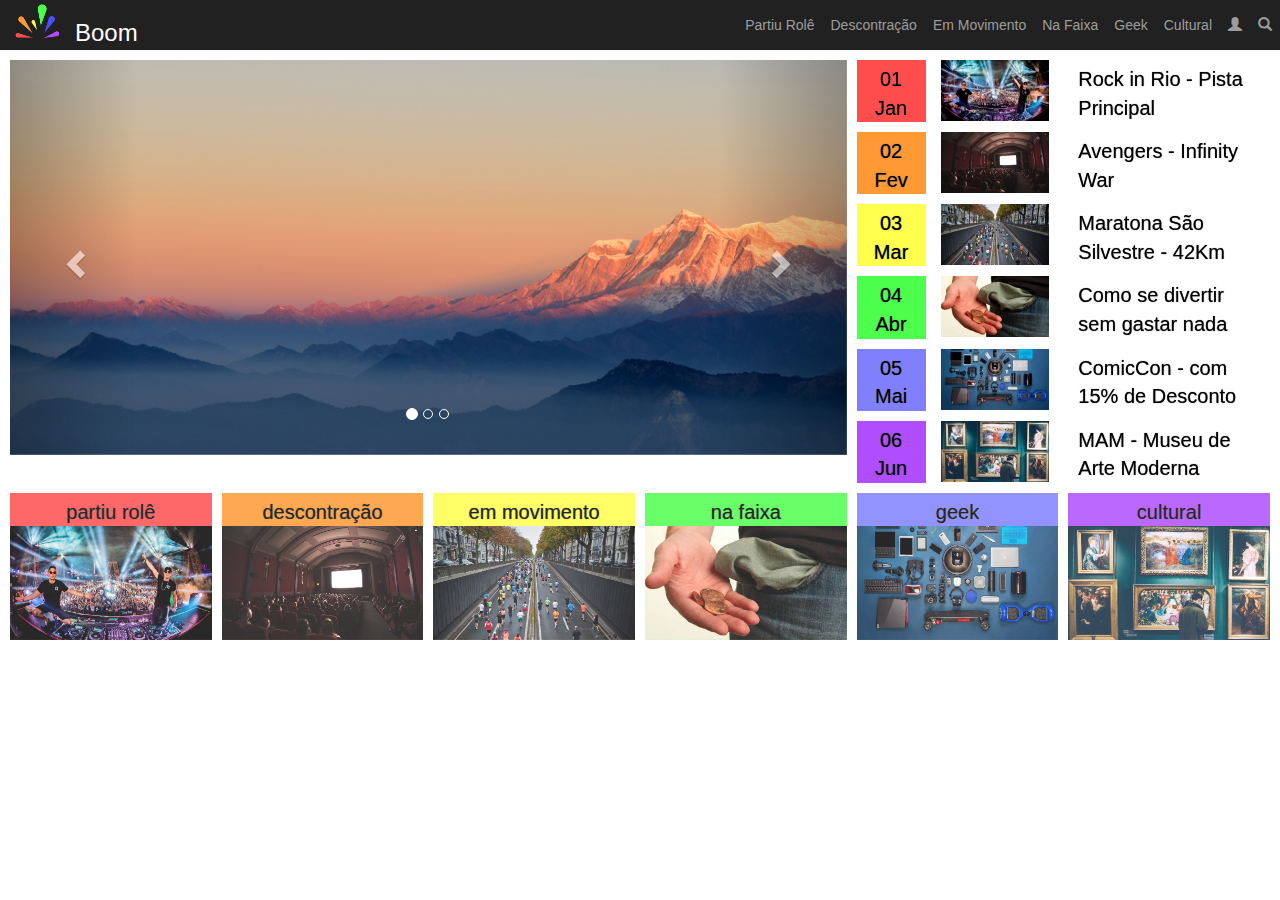
<file: index.html>
<!DOCTYPE html>
<html lang="en">
    <head>
        <title>Boom - Onde a diversão nao estoura o bolso</title>
        <meta charset="utf-8">
        <meta name="viewport" content="width=device-width, initial-scale=1">
        <link rel="stylesheet" href="https://maxcdn.bootstrapcdn.com/bootstrap/3.3.7/css/bootstrap.min.css">
        <link rel="stylesheet" href="https://cdnjs.cloudflare.com/ajax/libs/font-awesome/4.7.0/css/font-awesome.min.css">
        <script src="https://ajax.googleapis.com/ajax/libs/jquery/3.2.1/jquery.min.js"></script>
        <script src="https://maxcdn.bootstrapcdn.com/bootstrap/3.3.7/js/bootstrap.min.js"></script>
        <link rel="stylesheet" type="text/css" href="custom.css">
        <script src="busca.js"></script>
        <script src="login.js"></script>
        <script src="esqueci.js"></script>

		<!-- Meta -->
		<meta name="viewport" content="width=device-width, initial-scale=1" />
		<meta name="author" content="Boom" />
		<meta name="description" content="Boom - Onde você encontra a diversão que você procura, no preço justo e o mais próximo possível" />
		<meta name="keywords" content="boom, diversão, entretenimento, na faixa" />
		<meta property="og:url" content="//localhost/Boom/" />
		<meta property="og:title" content="Boom | Onde a diversão não estoura o bolso" />
		<meta property="og:description" content="Boom - Onde você encontra a diversão que você procura, no preço justo e o mais próximo possível" />
		<meta property="og:image" content="/favicon-360x360.png" />
		<link rel="shortcut icon" href="/favicon.ico" />
		<link rel="shortcut icon" href="/favicon.png" />
		<link rel="apple-touch-icon" sizes="57x57" href="/apple-icon-57x57.png" />
		<link rel="apple-touch-icon" sizes="60x60" href="/apple-icon-60x60.png" />
		<link rel="apple-touch-icon" sizes="72x72" href="/apple-icon-72x72.png" />
		<link rel="apple-touch-icon" sizes="76x76" href="/apple-icon-76x76.png" />
		<link rel="apple-touch-icon" sizes="114x114" href="/apple-icon-114x114.png" />
		<link rel="apple-touch-icon" sizes="120x120" href="/apple-icon-120x120.png" />
		<link rel="apple-touch-icon" sizes="144x144" href="/apple-icon-144x144.png" />
		<link rel="apple-touch-icon" sizes="152x152" href="/apple-icon-152x152.png" />
		<link rel="apple-touch-icon" sizes="180x180" href="/apple-icon-180x180.png" />
		<link rel="icon" type="image/png" sizes="16x16" href="/favicon-16x16.png" />
		<link rel="icon" type="image/png" sizes="32x32" href="/favicon-32x32.png" />
		<link rel="icon" type="image/png" sizes="36x36" href="/android-icon-36x36.png" />
		<link rel="icon" type="image/png" sizes="48x48" href="/android-icon-48x48.png" />
		<link rel="icon" type="image/png" sizes="72x72" href="/android-icon-72x72.png" />
		<link rel="icon" type="image/png" sizes="96x96" href="/favicon-96x96.png" />
		<link rel="icon" type="image/png" sizes="144x144" href="/android-icon-144x144.png" />
		<link rel="icon" type="image/png" sizes="192x192" href="/android-icon-192x192.png" />
		<link rel="manifest" href="/manifest.json" />
		<meta name="msapplication-TileColor" content="#ffffff" />
		<meta name="msapplication-TileImage" content="/ms-icon-144x144.png" />
		<meta name="theme-color" content="#000000" />

    </head>
    <body>

        <!-- Inicio da Barra de Navegação -->
        <nav class="navbar navbar-inverse navbar-fixed-top">
            <div class="container-fluid">

                <!-- Botão para utilizar em resposividade -->
                <div class="navbar-header">

                    <button type="button" class="navbar-toggle" data-toggle="collapse" data-target="#BarraDeNavegacao">
                        <span class="icon-bar"></span>
                        <span class="icon-bar"></span>
                        <span class="icon-bar"></span>
                    </button>

                    <!-- Logo do Site -->
                    <a class="navbar-brand" href="index.html"><img src="img/logo.png" class="logo"></a>
                    <div class="nomeLogo">Boom</div>

                    <div class="mobile navbar-toggle float-right" style="margin-right: 3.5%;">
                        <div class="desktop-hide linkBranco">
                            <a href="#search"><span class="glyphicon glyphicon-search"></span></a>                  
                        </div>
                    </div>

                    <div class="mobile navbar-toggle float-right">
                        <div class="desktop-hide linkBranco">
                            <a href="#login"><span class="glyphicon glyphicon-user"></span></a>                     
                        </div>
                    </div>

                </div>

                <div class="collapse navbar-collapse" id="BarraDeNavegacao">
                    <!-- Categorias da Barra de Navegação -->
                    <ul class="nav navbar-nav navbar-right">
                        <li><a href="cultural.html">Partiu Rolê</a></li>
                        <li><a href="cultural.html">Descontração</a></li>
                        <li><a href="cultural.html">Em Movimento</a></li>
                        <li><a href="cultural.html">Na Faixa</a></li>
                        <li><a href="cultural.html">Geek</a></li>
                        <li><a href="cultural.html">Cultural</a></li>
                        <li class="mobile-hide"><a href="#login"><span class="glyphicon glyphicon-user"></span></a></li>                    
                        <li class="mobile-hide"><a href="#search"><span class="glyphicon glyphicon-search"></span></a></li>
                    </ul>
                    <!-- Fim das Categorias da Barra de Navegação -->

                </div>
                <!-- Fim da Div Container -->
        </nav>


        <div id="search">
            <div class="close">×</div>
            <form>
                <input type="search" value="" placeholder="digite aqui ..." />
                <div class="linkBranco">
                    <a type="submit">procurar</a>
                </div>
            </form>
        </div>

        <div id="login">
            <div class="close">×</div>
            <form>
                <div class="login">login</div>
                <label for="email">usuário:</label>
                <input type="email" value="" id="email" placeholder="exemplo@exemplo.com.br" required /><br/>

                <label for="senha">senha:</label><br/>
                <input type="password" id="senha" required placeholder="********" /><br/>
                <div class="linkBranco">
                    <a type="submit">entrar</a><br/><br/>
                    <a href="cadastrousuario.html">não é cadastrado? cadastre-se aqui!</a><br/><br/>
                    <a href="#esqueci">esqueceu sua senha? clique aqui</a>
                </div>
            </form>
        </div>


        <div id="esqueci">
            <div class="close">×</div>
            <form>
                <div class="esqueci">esqueci minha senha</div>
                <label for="email">email:</label>
                <input type="email" value="" id="email" placeholder="exemplo@exemplo.com.br" required /><br/>

                <div class="linkBranco">
                    <a type="submit">reenviar senha</a><br/><br/>
                </div>
            </form>
        </div>        
        <!-- Fim da Barra de Navegação -->

        <!-- Inicio da Div dos Destaques-->
        <div class="container-fluid textoPaginaInicial" >

            <div class="row gutter-10">
                <!-- Inicio do Slider -->
                <div class="col-sm-12 col-md-12 col-lg-8 margem10pxTopo">

                    <div id="sliderDestaques" class="carousel slide" data-ride="carousel">
                        <ol class="carousel-indicators">
                            <li data-target="#sliderDestaques" data-slide-to="0" class="active"></li>
                            <li data-target="#sliderDestaques" data-slide-to="1"></li>
                            <li data-target="#sliderDestaques" data-slide-to="2"></li>
                        </ol>

                        <div class="carousel-inner" role="listbox">
                            <!-- Slide Ativo -->
                            <div class="item active">
                                <img src="img/mountains.png">
                            </div>
                            <!-- Fim do Slide Ativo -->

                            <!-- Slide 2 -->
                            <div class="item">
                                <img src="img/snow.png">
                            </div>
                            <!-- Fim Slide 2 -->

                            <!-- Slide 3 -->
                            <div class="item">
                                <img src="img/red.png">
                            </div>
                            <!-- Fim Slide 3 -->
                        </div>

                        <!-- Inicio dos Controles do Slider -->
                        <a class="left carousel-control" href="#sliderDestaques" role="button" data-slide="prev">
                            <span class="glyphicon glyphicon-chevron-left" aria-hidden="true"></span>
                            <span class="sr-only">Anterior</span>
                        </a>
                        <a class="right carousel-control" href="#sliderDestaques" role="button" data-slide="next">
                            <span class="glyphicon glyphicon-chevron-right" aria-hidden="true"></span>
                            <span class="sr-only">Próximo</span>
                        </a>            
                        <!-- Fim dos Controles do Slider -->

                    </div> 
                    <!-- Fim do Slider -->
                </div>

                <div class="col-sm-12 col-md-12 col-lg-4">
                            
                                <div class="panel-body" style="padding: 0 15px;">
                                    <div class="row margem10pxTopo " >
                                        <div class="col-xs-2 col-sm-1 col-lg-2 corPartiuRole formatacaoTexto textCenter linkPreto">
                                            <a href="post_cultural.html"> 01 Jan
                                        </div>
                                        <div class="col-xs-4 col-sm-2 col-lg-4">
                                            <img src="img/calendario/calendario_01.jpg" />
                                        </div>
                                        <div class="col-xs-6 col-sm-3 col-lg-6 formatacaoTexto textLeft linkPreto">
                                            Rock in Rio - Pista Principal</a>                                            
                                        </div>
                                    </div>
                                </div>

                                <div class="panel-body" style="padding: 0 15px;">
                                    <div class="row margem10pxTopo" >
                                        <div class="col-xs-2 col-sm-1 col-lg-2 corDescontracao formatacaoTexto textCenter linkPreto">
                                            <a href="post_cultural.html">02 Fev
                                        </div>
                                        <div class="col-xs-4 col-sm-2 col-lg-4">
                                            <img src="img/calendario/calendario_02.jpg" />
                                        </div>
                                        <div class="col-xs-6 col-sm-3 col-lg-6 formatacaoTexto textLeft linkPreto">
                                            Avengers - Infinity War</a>                                          
                                        </div>
                                    </div>
                                </div>

                                 <div class="panel-body" style="padding: 0 15px;">
                                    <div class="row margem10pxTopo" >
                                        <div class="col-xs-2 col-sm-1 col-lg-2 corEmMovimento formatacaoTexto textCenter linkPreto">
                                            <a href="post_cultural.html">03 Mar
                                        </div>
                                        <div class="col-xs-4 col-sm-2 col-lg-4">
                                            <img src="img/calendario/calendario_03.jpg" />
                                        </div>
                                        <div class="col-xs-6 col-sm-3 col-lg-6 formatacaoTexto textLeft linkPreto">
                                            Maratona São Silvestre - 42Km</a>                                      
                                        </div>
                                    </div>
                                </div>

                                 <div class="panel-body" style="padding: 0 15px;">
                                    <div class="row margem10pxTopo" >
                                        <div class="col-xs-2 col-sm-1 col-lg-2 corNaFaixa formatacaoTexto textCenter linkPreto">
                                            <a href="post_cultural.html">04 Abr
                                        </div>
                                        <div class="col-xs-4 col-sm-2 col-lg-4">
                                            <img src="img/calendario/calendario_04.jpg" />
                                        </div>
                                        <div class="col-xs-6 col-sm-3 col-lg-6 formatacaoTexto textLeft linkPreto">
                                            Como se divertir sem gastar nada</a>                                            
                                        </div>
                                    </div>
                                </div>

                                 <div class="panel-body" style="padding: 0 15px;">
                                    <div class="row margem10pxTopo" >
                                        <div class="col-xs-2 col-sm-1 col-lg-2 corGeek formatacaoTexto textCenter linkPreto">
                                            <a href="post_cultural.html">05 Mai
                                        </div>
                                        <div class="col-xs-4 col-sm-2 col-lg-4">
                                            <img src="img/calendario/calendario_05.jpg" />
                                        </div>
                                        <div class="col-xs-6 col-sm-3 col-lg-6 formatacaoTexto textLeft linkPreto">
                                            ComicCon - com 15% de Desconto</a>                                            
                                        </div>
                                    </div>
                                </div>

                                 <div class="panel-body" style="padding: 0 15px;">
                                    <div class="row margem10pxTopo" >
                                        <div class="col-xs-2 col-sm-1 col-lg-2 corCultural formatacaoTexto textCenter linkPreto">
                                            <a href="post_cultural.html">06 Jun
                                        </div>
                                        <div class="col-xs-4 col-sm-2 col-lg-4">
                                            <img src="img/calendario/calendario_06.jpg" />
                                        </div>
                                        <div class="col-xs-6 col-sm-3 col-lg-6 formatacaoTexto textLeft linkPreto">
                                            MAM - Museu de Arte Moderna</a>                                           
                                        </div>
                                    </div>
                                </div>
                             
                </div>

            </div>
        </div>
        <!-- Fim da Div dos Destaques -->


        <!-- Inicio do Grid das Categorias -->
        <div class="container-fluid">
            <div class="row gutter-10">

                <!-- Inicio PartiuRole -->
                <div class="col-xs-12 col-sm-4 col-md-2 col-lg-2 margem10pxTopo">
                    <div class="formatacaoTexto efeitoOpacidade partiuRole linkPreto">

                        <a href="cultural.html">partiu rolê

                            <div class="carousel slide mobile-hide" data-ride="carousel">
                                <!-- Inicio Slider -->
                                <div class="carousel-inner" role="listbox">
                                    <!-- Slide Ativo -->
                                    <div class="item active">
                                        <img src="img/01_partiu_role/partiu_role_01.jpg">
                                    </div>
                                    <!-- Fim do Slide Ativo -->

                                    <!-- Slide 2 -->
                                    <div class="item">
                                        <img src="img/01_partiu_role/partiu_role_02.jpg">
                                    </div>
                                    <!-- Fim Slide 2 -->

                                    <!-- Slide 3 -->
                                    <div class="item">
                                        <img src="img/01_partiu_role/partiu_role_03.jpg">
                                    </div>
                                    <!-- Fim Slide 3 -->
                                </div>

                            </div></a>
                        <!-- Fim do Slider -->

                    </div>
                </div>
                <!-- Fim PartiuRole -->


                <!-- Inicio Descontracao -->
                <div class="col-xs-12 col-sm-4 col-md-2 col-lg-2 margem10pxTopo">
                    <div class="formatacaoTexto efeitoOpacidade descontracao linkPreto">

                        <a href="cultural.html">descontração

                            <div id="sliderDescontracao" class="carousel slide mobile-hide" data-ride="carousel">
                                <!-- Inicio Slider -->
                                <div class="carousel-inner" role="listbox">
                                    <!-- Slide Ativo -->
                                    <div class="item active">
                                        <img src="img/02_descontracao/descontracao_01.jpg">
                                    </div>
                                    <!-- Fim do Slide Ativo -->

                                    <!-- Slide 2 -->
                                    <div class="item">
                                        <img src="img/02_descontracao/descontracao_02.jpg">
                                    </div>
                                    <!-- Fim Slide 2 -->

                                    <!-- Slide 3 -->
                                    <div class="item">
                                        <img src="img/02_descontracao/descontracao_03.jpg">
                                    </div>
                                    <!-- Fim Slide 3 -->
                                </div>

                            </div></a> 
                        <!-- Fim do Slider -->

                    </div>
                </div>
                <!-- Fim Descontracao -->


                <!-- Inicio Em Movimento -->
                <div class="col-xs-12 col-sm-4 col-md-2 col-lg-2 margem10pxTopo">
                    <div class="formatacaoTexto efeitoOpacidade emMovimento linkPreto">

                        <a href="cultural.html">em movimento

                            <div id="sliderEmMovimento" class="carousel slide mobile-hide" data-ride="carousel">
                                <!-- Inicio Slider -->
                                <div class="carousel-inner" role="listbox">
                                    <!-- Slide Ativo -->
                                    <div class="item active">
                                        <img src="img/03_em_movimento/em_movimento_01.jpg">
                                    </div>
                                    <!-- Fim do Slide Ativo -->

                                    <!-- Slide 2 -->
                                    <div class="item">
                                        <img src="img/03_em_movimento/em_movimento_02.jpg">
                                    </div>
                                    <!-- Fim Slide 2 -->

                                    <!-- Slide 3 -->
                                    <div class="item">
                                        <img src="img/03_em_movimento/em_movimento_03.jpg">
                                    </div>
                                    <!-- Fim Slide 3 -->
                                </div>

                            </div></a>
                        <!-- Fim do Slider -->

                    </div>
                </div>
                <!-- Fim Em Movimento -->


                <!-- Inicio Na Faixa -->
                <div class="col-xs-12 col-sm-4 col-md-2 col-lg-2 margem10pxTopo">
                    <div class="formatacaoTexto efeitoOpacidade naFaixa linkPreto">

                        <a href="cultural.html">na faixa                            

                            <div id="sliderNaFaixa" class="carousel slide mobile-hide" data-ride="carousel">
                                <!-- Inicio Slider -->
                                <div class="carousel-inner" role="listbox">
                                    <!-- Slide Ativo -->
                                    <div class="item active">
                                        <img src="img/04_na_faixa/na_faixa_01.jpg">
                                    </div>
                                    <!-- Fim do Slide Ativo -->

                                    <!-- Slide 2 -->
                                    <div class="item">
                                        <img src="img/04_na_faixa/na_faixa_02.jpg">
                                    </div>
                                    <!-- Fim Slide 2 -->

                                    <!-- Slide 3 -->
                                    <div class="item">
                                        <img src="img/04_na_faixa/na_faixa_03.jpg">
                                    </div>
                                    <!-- Fim Slide 3 -->
                                </div>

                            </div></a>
                        <!-- Fim do Slider -->

                    </div>
                </div>
                <!-- Fim Na Faixa -->


                <!-- Inicio Geek -->
                <div class="col-xs-12 col-sm-4 col-md-2 col-lg-2 margem10pxTopo">
                    <div class="formatacaoTexto efeitoOpacidade geek linkPreto">

                        <a href="cultural.html">geek

                            <div id="sliderGeek" class="carousel slide mobile-hide" data-ride="carousel">
                                <!-- Inicio Slider -->
                                <div class="carousel-inner" role="listbox">
                                    <!-- Slide Ativo -->
                                    <div class="item active">
                                        <img src="img/05_geek/geek_01.jpg">
                                    </div>
                                    <!-- Fim do Slide Ativo -->

                                    <!-- Slide 2 -->
                                    <div class="item">
                                        <img src="img/05_geek/geek_02.jpg">
                                    </div>
                                    <!-- Fim Slide 2 -->

                                    <!-- Slide 3 -->
                                    <div class="item">
                                        <img src="img/05_geek/geek_03.jpg">
                                    </div>
                                    <!-- Fim Slide 3 -->
                                </div>

                            </div></a>
                        <!-- Fim do Slider -->

                    </div>
                </div>
                <!-- Fim Geek -->


                <!-- Inicio Cultural -->
                <div class="col-xs-12 col-sm-4 col-md-2 col-lg-2 margem10pxTopo">
                    <div class="formatacaoTexto efeitoOpacidade cultural linkPreto">

                        <a href="cultural.html">cultural

                            <div id="sliderCultural" class="carousel slide mobile-hide" data-ride="carousel">
                                <!-- Inicio Slider -->
                                <div class="carousel-inner" role="listbox">
                                    <!-- Slide Ativo -->
                                    <div class="item active">
                                        <img src="img/06_cultural/cultural_01.jpg">
                                    </div>
                                    <!-- Fim do Slide Ativo -->

                                    <!-- Slide 2 -->
                                    <div class="item">
                                        <img src="img/06_cultural/cultural_02.jpg">
                                    </div>
                                    <!-- Fim Slide 2 -->

                                    <!-- Slide 3 -->
                                    <div class="item">
                                        <img src="img/06_cultural/cultural_03.jpg">
                                    </div>
                                    <!-- Fim Slide 3 -->
                                </div>

                            </div></a>
                        <!-- Fim do Slider -->

                    </div>
                </div>
                <!-- Fim Cultural -->


            </div>
        </div>
        <!-- Fim do Grid das Categorias -->
    </body>
</html>
</file>
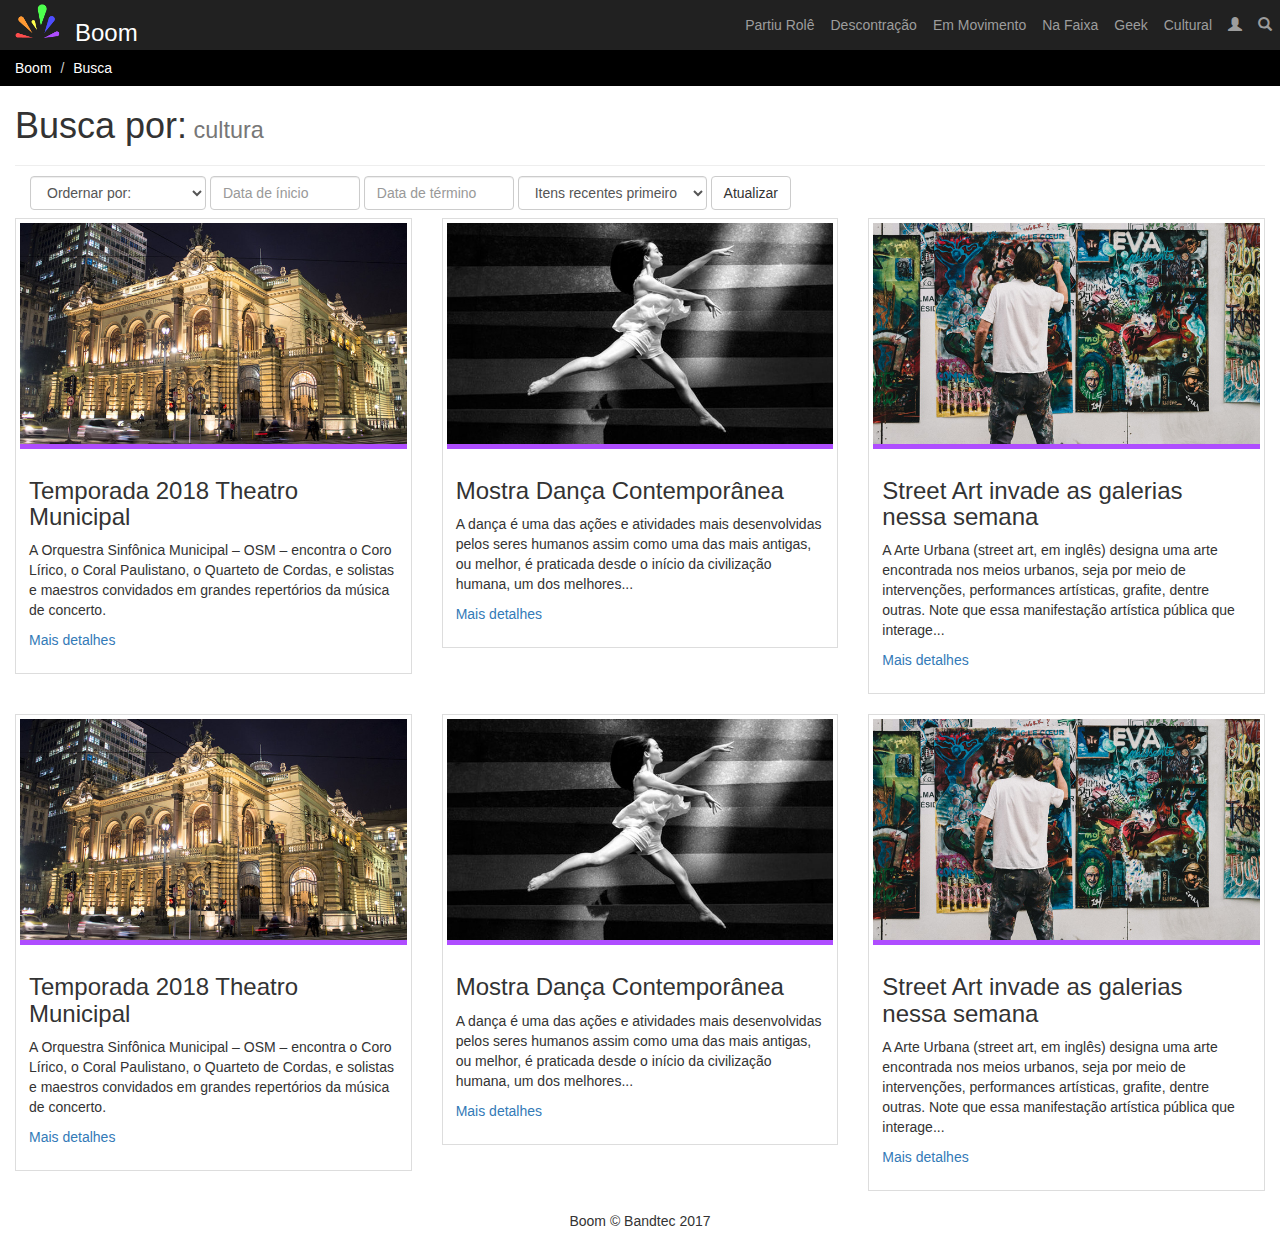
<file: busca.html>
<!DOCTYPE html>
<html lang="en">
    <head>
        <title>Boom - Busca</title>
        <meta charset="utf-8">
        <meta name="viewport" content="width=device-width, initial-scale=1">
        <link rel="stylesheet" href="https://maxcdn.bootstrapcdn.com/bootstrap/3.3.7/css/bootstrap.min.css">
        <link rel="stylesheet" href="https://cdnjs.cloudflare.com/ajax/libs/font-awesome/4.7.0/css/font-awesome.min.css">
        <script src="https://ajax.googleapis.com/ajax/libs/jquery/3.2.1/jquery.min.js"></script>
        <script src="https://maxcdn.bootstrapcdn.com/bootstrap/3.3.7/js/bootstrap.min.js"></script>
        <link rel="stylesheet" type="text/css" href="custom.css">
        <script src="busca.js"></script>
        <script src="login.js"></script>
        <script src="esqueci.js"></script>

        <!-- Meta -->
        <meta name="viewport" content="width=device-width, initial-scale=1" />
        <meta name="author" content="Boom" />
        <meta name="description" content="Boom - Onde você encontra a diversão que você procura, no preço justo e o mais próximo possível" />
        <meta name="keywords" content="boom, diversão, entretenimento, na faixa" />
        <meta property="og:url" content="//localhost/Boom/" />
        <meta property="og:title" content="Boom | Onde a diversão não estoura o bolso" />
        <meta property="og:description" content="Boom - Onde você encontra a diversão que você procura, no preço justo e o mais próximo possível" />
        <meta property="og:image" content="/favicon-360x360.png" />
        <link rel="shortcut icon" href="/favicon.ico" />
        <link rel="shortcut icon" href="/favicon.png" />
        <link rel="apple-touch-icon" sizes="57x57" href="/apple-icon-57x57.png" />
        <link rel="apple-touch-icon" sizes="60x60" href="/apple-icon-60x60.png" />
        <link rel="apple-touch-icon" sizes="72x72" href="/apple-icon-72x72.png" />
        <link rel="apple-touch-icon" sizes="76x76" href="/apple-icon-76x76.png" />
        <link rel="apple-touch-icon" sizes="114x114" href="/apple-icon-114x114.png" />
        <link rel="apple-touch-icon" sizes="120x120" href="/apple-icon-120x120.png" />
        <link rel="apple-touch-icon" sizes="144x144" href="/apple-icon-144x144.png" />
        <link rel="apple-touch-icon" sizes="152x152" href="/apple-icon-152x152.png" />
        <link rel="apple-touch-icon" sizes="180x180" href="/apple-icon-180x180.png" />
        <link rel="icon" type="image/png" sizes="16x16" href="/favicon-16x16.png" />
        <link rel="icon" type="image/png" sizes="32x32" href="/favicon-32x32.png" />
        <link rel="icon" type="image/png" sizes="36x36" href="/android-icon-36x36.png" />
        <link rel="icon" type="image/png" sizes="48x48" href="/android-icon-48x48.png" />
        <link rel="icon" type="image/png" sizes="72x72" href="/android-icon-72x72.png" />
        <link rel="icon" type="image/png" sizes="96x96" href="/favicon-96x96.png" />
        <link rel="icon" type="image/png" sizes="144x144" href="/android-icon-144x144.png" />
        <link rel="icon" type="image/png" sizes="192x192" href="/android-icon-192x192.png" />
        <link rel="manifest" href="/manifest.json" />
        <meta name="msapplication-TileColor" content="#ffffff" />
        <meta name="msapplication-TileImage" content="/ms-icon-144x144.png" />
        <meta name="theme-color" content="#000000" />

    </head>
    <body>

        <!-- Inicio da Barra de Navegação -->
        <nav class="navbar navbar-inverse navbar-fixed-top">
            <div class="container-fluid">

                <!-- Botão para utilizar em resposividade -->
                <div class="navbar-header">

                    <button type="button" class="navbar-toggle" data-toggle="collapse" data-target="#BarraDeNavegacao">
                        <span class="icon-bar"></span>
                        <span class="icon-bar"></span>
                        <span class="icon-bar"></span>
                    </button>

                    <!-- Logo do Site -->
                    <a class="navbar-brand" href="index.html"><img src="img/logo.png" class="logo"></a>
                    <div class="nomeLogo">Boom</div>

                    <div class="mobile navbar-toggle float-right" style="margin-right: 3.5%;">
                        <div class="desktop-hide linkBranco">
                            <a href="#search"><span class="glyphicon glyphicon-search"></span></a>                  
                        </div>
                    </div>

                    <div class="mobile navbar-toggle float-right">
                        <div class="desktop-hide linkBranco">
                            <a href="#login"><span class="glyphicon glyphicon-user"></span></a>                     
                        </div>
                    </div>

                </div>

                <div class="collapse navbar-collapse" id="BarraDeNavegacao">
                    <!-- Categorias da Barra de Navegação -->
                    <ul class="nav navbar-nav navbar-right">
                        <li><a href="cultural.html">Partiu Rolê</a></li>
                        <li><a href="cultural.html">Descontração</a></li>
                        <li><a href="cultural.html">Em Movimento</a></li>
                        <li><a href="cultural.html">Na Faixa</a></li>
                        <li><a href="cultural.html">Geek</a></li>
                        <li><a href="cultural.html">Cultural</a></li>
                        <li class="mobile-hide"><a href="#login"><span class="glyphicon glyphicon-user"></span></a></li>                    
                        <li class="mobile-hide"><a href="#search"><span class="glyphicon glyphicon-search"></span></a></li>
                    </ul>
                    <!-- Fim das Categorias da Barra de Navegação -->

                </div>
                <!-- Fim da Div Container -->
        </nav>


        <div id="search">
            <div class="close">×</div>
            <form>
                <input type="search" value="" placeholder="digite aqui ..." />
                <div class="linkBranco">
                    <a type="submit">procurar</a>
                </div>
            </form>
        </div>

        <div id="login">
            <div class="close">×</div>
            <form>
                <div class="login">login</div>
                <label for="email">usuário:</label>
                <input type="email" value="" id="email" placeholder="exemplo@exemplo.com.br" required /><br/>

                <label for="senha">senha:</label><br/>
                <input type="password" id="senha" required placeholder="********" /><br/>
                <div class="linkBranco">
                    <a type="submit">entrar</a><br/><br/>
                    <a href="cadastrousuario.html">não é cadastrado? cadastre-se aqui!</a><br/><br/>
                    <a href="#esqueci">esqueceu sua senha? clique aqui</a>
                </div>
            </form>
        </div>


        <div id="esqueci">
            <div class="close">×</div>
            <form>
                <div class="esqueci">esqueci minha senha</div>
                <label for="email">email:</label>
                <input type="email" value="" id="email" placeholder="exemplo@exemplo.com.br" required /><br/>

                <div class="linkBranco">
                    <a type="submit">reenviar senha</a><br/><br/>
                </div>
            </form>
        </div>        
        <!-- Fim da Barra de Navegação -->
        <!-- Inicio do conteudo -->
        <div>
            <ol class="breadcrumb corPadrao" style="margin: 0px;">
                <li><a href="index.html">Boom</a></li>
                <li class="active" style="color: #FFF">Busca</li>
            </ol>
        </div>
        <div class="container-fluid">

            <!-- Titulo da seção -->

            <div class="page-header">
                <h1>Busca por:<small> cultura</small></h1>
            </div>

            <!-- Fim Titulo da seção -->



            <form class="navbar-form" role="search" style="padding-left: -15px !important">

                <div class="form-group">
                    <select class="form-control">
                        <option value="">Ordernar por:</option>
                        <option value="date">Data de postagem</option>
                        <option value="popularity">Popularidade</option>
                        <option value="like_count">Total de curtidas</option>
                        <option value="comment_count">Total de comentários</option>
                    </select>
                </div>


                <div class="form-group">
                    <!-- add datepicker -->
                    <input type="text" class="form-control" name="start_date" placeholder="Data de ínicio" style="width:150px">
                </div>

                <div class="form-group">
                    <!-- add datepicker -->
                    <input type="text" class="form-control" name="end_date" placeholder="Data de término" style="width:150px">
                </div>

                <div class="form-group">
                    <select name="popularity" class="form-control">
                        <option value="DESC">Itens recentes primeiro</option>
                        <option value="ASC">Itens antigos primeiro</option>
                    </select>
                </div>



                <button type="submit" id="btn-filter-pending" class="btn btn-default">Atualizar</button>
            </form>





            <div class="row">
                <div class="col-xs-12 col-sm-6 col-md-4">
                    <div class="thumbnail">
                        <img src="img/teatro02-700x400.jpg" alt="Teatro Municipal">
                        <div class="corCultural" style="height: 5px"></div>
                        <div class="caption">
                            <h3>Temporada 2018 Theatro Municipal</h3>
                            <p>A Orquestra Sinfônica Municipal – OSM – encontra o Coro Lírico, o Coral Paulistano, o Quarteto de Cordas, e solistas e maestros convidados em grandes repertórios da música de concerto.</p>
                            <p><a href="post_cultural.html" class="">Mais detalhes</a></p>
                        </div>
                    </div>
                </div>  



                <div class="col-xs-12 col-sm-6 col-md-4">
                    <div class="thumbnail">
                        <img src="img/ballet02-700x400.jpg" alt="Dança Contemporânea">
                        <div class="corCultural" style="height: 5px"></div>
                        <div class="caption">
                            <h3>Mostra Dança Contemporânea</h3>
                            <p>A dança é uma das ações e atividades mais desenvolvidas pelos seres humanos assim como uma das mais antigas, ou melhor, é praticada desde o início da civilização humana, um dos melhores...</p>
                            <p><a href="post_cultural.html" class="">Mais detalhes</a></p>
                        </div>
                    </div>
                </div>



                <div class="col-xs-12 col-sm-6 col-md-4">
                    <div class="thumbnail">
                        <img src="img/street-art0-700x400.jpg" alt="Street Art">
                        <div class="corCultural" style="height: 5px"></div>
                        <div class="caption">
                            <h3>Street Art invade as galerias nessa semana</h3>
                            <p>A Arte Urbana (street art, em inglês) designa uma arte encontrada nos meios urbanos, seja por meio de intervenções, performances artísticas, grafite, dentre outras.
                                Note que essa manifestação artística pública que interage... </p>
                            <p><a href="post_cultural.html" class="">Mais detalhes</a></p>
                        </div>
                    </div>
                </div>



                <div class="col-xs-12 col-sm-6 col-md-4">
                    <div class="thumbnail">
                        <img src="img/teatro02-700x400.jpg" alt="Teatro Municipal">
                        <div class="corCultural" style="height: 5px"></div>
                        <div class="caption">
                            <h3>Temporada 2018 Theatro Municipal</h3>
                            <p>A Orquestra Sinfônica Municipal – OSM – encontra o Coro Lírico, o Coral Paulistano, o Quarteto de Cordas, e solistas e maestros convidados em grandes repertórios da música de concerto.</p>
                            <p><a href="post_cultural.html" class="">Mais detalhes</a></p>
                        </div>
                    </div>
                </div>


                <div class="col-xs-12 col-sm-6 col-md-4">
                    <div class="thumbnail">
                        <img src="img/ballet02-700x400.jpg" alt="Dança Contemporânea">
                        <div class="corCultural" style="height: 5px"></div>
                        <div class="caption">
                            <h3>Mostra Dança Contemporânea</h3>
                            <p>A dança é uma das ações e atividades mais desenvolvidas pelos seres humanos assim como uma das mais antigas, ou melhor, é praticada desde o início da civilização humana, um dos melhores...</p>
                            <p><a href="post_cultural.html" class="">Mais detalhes</a></p>
                        </div>
                    </div>
                </div>



                <div class="col-xs-12 col-sm-6 col-md-4">
                    <div class="thumbnail">
                        <img src="img/street-art0-700x400.jpg" alt="Street Art">
                        <div class="corCultural" style="height: 5px"></div>
                        <div class="caption">
                            <h3>Street Art invade as galerias nessa semana</h3>
                            <p>A Arte Urbana (street art, em inglês) designa uma arte encontrada nos meios urbanos, seja por meio de intervenções, performances artísticas, grafite, dentre outras.
                                Note que essa manifestação artística pública que interage... </p>
                            <p><a href="post_cultural.html" class="">Mais detalhes</a></p>
                        </div>
                    </div>
                </div>

            </div>

            <!-- Fim do conteudo -->

            <!-- Footer -->
            <footer>
                <div>
                    <p class="text-center text-white">Boom &copy; Bandtec 2017</p>
                </div>
            </footer>
            <!-- Fim Footer -->

    </body>

</html>
</file>
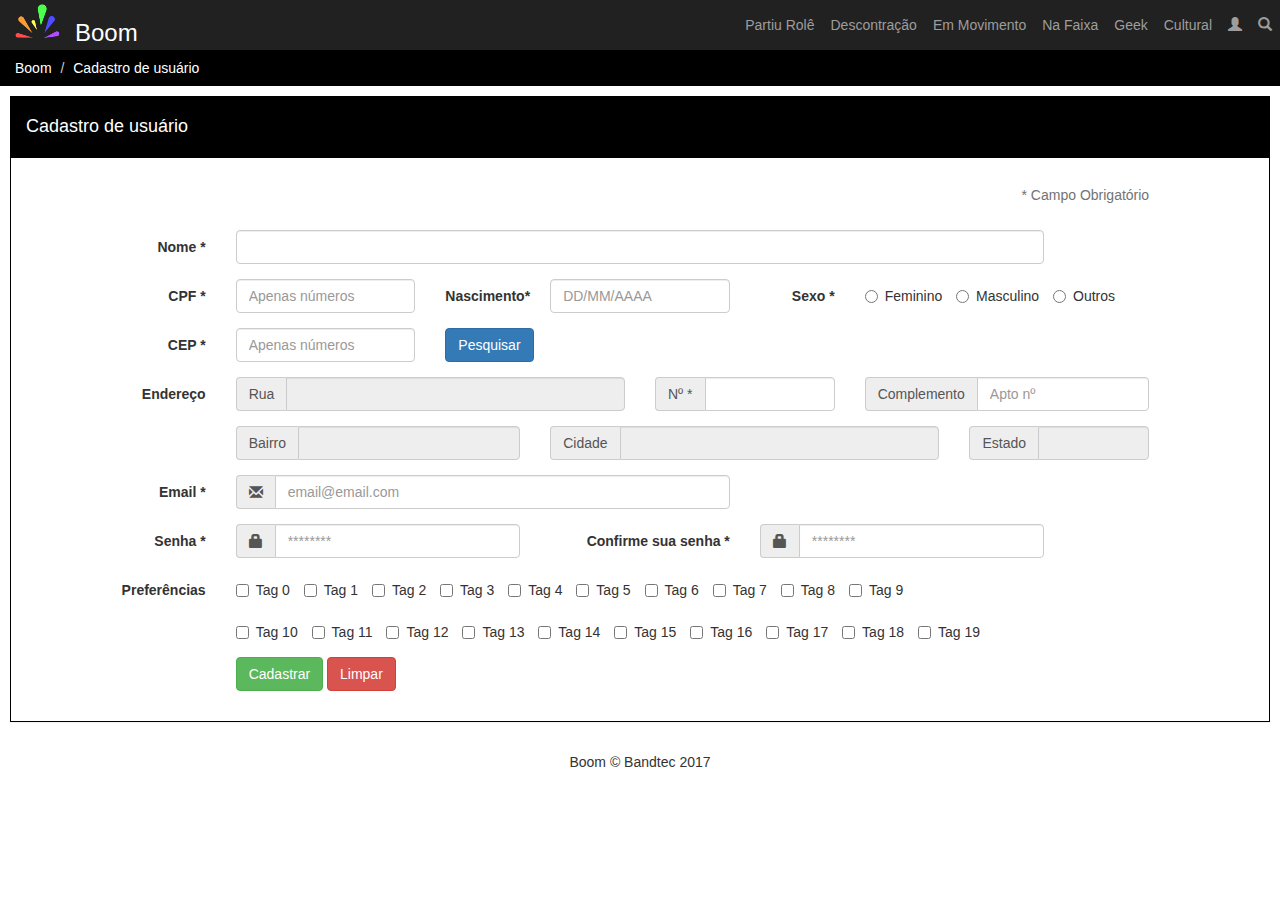
<file: cadastrousuario.html>
<!DOCTYPE html>
<html lang="en">
    <head>
        <title>Boom - Onde a diversão nao estoura o bolso</title>
        <meta charset="utf-8">
        <meta name="viewport" content="width=device-width, initial-scale=1">
        <link rel="stylesheet" href="https://maxcdn.bootstrapcdn.com/bootstrap/3.3.7/css/bootstrap.min.css">
        <link rel="stylesheet" href="https://cdnjs.cloudflare.com/ajax/libs/font-awesome/4.7.0/css/font-awesome.min.css">
        <script src="https://ajax.googleapis.com/ajax/libs/jquery/3.2.1/jquery.min.js"></script>
        <script src="https://maxcdn.bootstrapcdn.com/bootstrap/3.3.7/js/bootstrap.min.js"></script>
        <link rel="stylesheet" type="text/css" href="custom.css">
        <script src="busca.js"></script>
        <script src="login.js"></script>
        <script src="esqueci.js"></script>

        <!-- Meta -->
        <meta name="viewport" content="width=device-width, initial-scale=1" />
        <meta name="author" content="Boom" />
        <meta name="description" content="Boom - Onde você encontra a diversão que você procura, no preço justo e o mais próximo possível" />
        <meta name="keywords" content="boom, diversão, entretenimento, na faixa" />
        <meta property="og:url" content="//localhost/Boom/" />
        <meta property="og:title" content="Boom | Onde a diversão não estoura o bolso" />
        <meta property="og:description" content="Boom - Onde você encontra a diversão que você procura, no preço justo e o mais próximo possível" />
        <meta property="og:image" content="/favicon-360x360.png" />
        <link rel="shortcut icon" href="/favicon.ico" />
        <link rel="shortcut icon" href="/favicon.png" />
        <link rel="apple-touch-icon" sizes="57x57" href="/apple-icon-57x57.png" />
        <link rel="apple-touch-icon" sizes="60x60" href="/apple-icon-60x60.png" />
        <link rel="apple-touch-icon" sizes="72x72" href="/apple-icon-72x72.png" />
        <link rel="apple-touch-icon" sizes="76x76" href="/apple-icon-76x76.png" />
        <link rel="apple-touch-icon" sizes="114x114" href="/apple-icon-114x114.png" />
        <link rel="apple-touch-icon" sizes="120x120" href="/apple-icon-120x120.png" />
        <link rel="apple-touch-icon" sizes="144x144" href="/apple-icon-144x144.png" />
        <link rel="apple-touch-icon" sizes="152x152" href="/apple-icon-152x152.png" />
        <link rel="apple-touch-icon" sizes="180x180" href="/apple-icon-180x180.png" />
        <link rel="icon" type="image/png" sizes="16x16" href="/favicon-16x16.png" />
        <link rel="icon" type="image/png" sizes="32x32" href="/favicon-32x32.png" />
        <link rel="icon" type="image/png" sizes="36x36" href="/android-icon-36x36.png" />
        <link rel="icon" type="image/png" sizes="48x48" href="/android-icon-48x48.png" />
        <link rel="icon" type="image/png" sizes="72x72" href="/android-icon-72x72.png" />
        <link rel="icon" type="image/png" sizes="96x96" href="/favicon-96x96.png" />
        <link rel="icon" type="image/png" sizes="144x144" href="/android-icon-144x144.png" />
        <link rel="icon" type="image/png" sizes="192x192" href="/android-icon-192x192.png" />
        <link rel="manifest" href="/manifest.json" />
        <meta name="msapplication-TileColor" content="#ffffff" />
        <meta name="msapplication-TileImage" content="/ms-icon-144x144.png" />
        <meta name="theme-color" content="#000000" />

    </head>
    <body>

        <!-- Inicio da Barra de Navegação -->
        <nav class="navbar navbar-inverse navbar-fixed-top">
            <div class="container-fluid">

                <!-- Botão para utilizar em resposividade -->
                <div class="navbar-header">

                    <button type="button" class="navbar-toggle" data-toggle="collapse" data-target="#BarraDeNavegacao">
                        <span class="icon-bar"></span>
                        <span class="icon-bar"></span>
                        <span class="icon-bar"></span>
                    </button>

                    <!-- Logo do Site -->
                    <a class="navbar-brand" href="index.html"><img src="img/logo.png" class="logo"></a>
                    <div class="nomeLogo">Boom</div>

                    <div class="mobile navbar-toggle float-right" style="margin-right: 3.5%;">
                        <div class="desktop-hide linkBranco">
                            <a href="#search"><span class="glyphicon glyphicon-search"></span></a>                  
                        </div>
                    </div>

                    <div class="mobile navbar-toggle float-right">
                        <div class="desktop-hide linkBranco">
                            <a href="#login"><span class="glyphicon glyphicon-user"></span></a>                     
                        </div>
                    </div>

                </div>

                <div class="collapse navbar-collapse" id="BarraDeNavegacao">
                    <!-- Categorias da Barra de Navegação -->
                    <ul class="nav navbar-nav navbar-right">
                        <li><a href="cultural.html">Partiu Rolê</a></li>
                        <li><a href="cultural.html">Descontração</a></li>
                        <li><a href="cultural.html">Em Movimento</a></li>
                        <li><a href="cultural.html">Na Faixa</a></li>
                        <li><a href="cultural.html">Geek</a></li>
                        <li><a href="cultural.html">Cultural</a></li>
                        <li class="mobile-hide"><a href="#login"><span class="glyphicon glyphicon-user"></span></a></li>                    
                        <li class="mobile-hide"><a href="#search"><span class="glyphicon glyphicon-search"></span></a></li>
                    </ul>
                    <!-- Fim das Categorias da Barra de Navegação -->

                </div>
                <!-- Fim da Div Container -->
        </nav>


        <div id="search">
            <div class="close">×</div>
            <form>
                <input type="search" value="" placeholder="digite aqui ..." />
                <div class="linkBranco">
                    <a type="submit">procurar</a>
                </div>
            </form>
        </div>

        <div id="login">
            <div class="close">×</div>
            <form>
                <div class="login">login</div>
                <label for="email">usuário:</label>
                <input type="email" value="" id="email" placeholder="exemplo@exemplo.com.br" required /><br/>

                <label for="senha">senha:</label><br/>
                <input type="password" id="senha" required placeholder="********" /><br/>
                <div class="linkBranco">
                    <a type="submit">entrar</a><br/><br/>
                    <a href="cadastrousuario.html">não é cadastrado? cadastre-se aqui!</a><br/><br/>
                    <a href="#esqueci">esqueceu sua senha? clique aqui</a>
                </div>
            </form>
        </div>


        <div id="esqueci">
            <div class="close">×</div>
            <form>
                <div class="esqueci">esqueci minha senha</div>
                <label for="email">email:</label>
                <input type="email" value="" id="email" placeholder="exemplo@exemplo.com.br" required /><br/>

                <div class="linkBranco">
                    <a type="submit">reenviar senha</a><br/><br/>
                </div>
            </form>
        </div>        
        <!-- Fim da Barra de Navegação -->


        <!-- Inicio do conteudo -->


        <div>
            <ol class="breadcrumb corPadrao" style="margin: 0px;">
                <li><a href="index.html">Boom</a></li>
                <li class="active" style="color: #FFF">Cadastro de usuário</li>
            </ol>
        </div>

        <div class="padding10px">
            <form class="form-horizontal">
                <fieldset>
                    <div class="panel panel-primary">
                        <div class="panel-heading"><h4>Cadastro de usuário</h4></div>

                        <div class="panel-body">
                            <div class="form-group">

                                <div class="col-md-11 control-label">
                                    <p class="help-block"><h11>*</h11> Campo Obrigatório </p>
                                </div>
                            </div>

                            <!-- Text input-->
                            <div class="form-group">
                                <label class="col-md-2 control-label" for="Nome">Nome <h11>*</h11></label>  
                                <div class="col-md-8">
                                    <input id="Nome" name="Nome" placeholder="" class="form-control input-md" required="" type="text">
                                </div>
                            </div>

                            <!-- Text input-->
                            <div class="form-group">
                                <label class="col-md-2 control-label" for="Nome">CPF <h11>*</h11></label>  
                                <div class="col-md-2">
                                    <input id="cpf" name="cpf" placeholder="Apenas números" class="form-control input-md" required="" type="text" maxlength="11" pattern="[0-9]+$">
                                </div>

                                <label class="col-md-1 control-label" for="Nome">Nascimento<h11>*</h11></label>  
                                <div class="col-md-2">
                                    <input id="dtnasc" name="dtnasc" placeholder="DD/MM/AAAA" class="form-control input-md" required="" type="text" maxlength="10" OnKeyPress="formatar('##/##/####', this)" onBlur="showhide()">
                                </div>

                                <!-- Multiple Radios (inline) -->

                                <label class="col-md-1 control-label" for="radios">Sexo <h11>*</h11></label>
                                <div class="col-md-4"> 
                                    <label required="" class="radio-inline" for="radios-0" >
                                        <input name="sexo" id="sexo" value="feminino" type="radio" required>
                                        Feminino
                                    </label> 
                                    <label class="radio-inline" for="radios-1">
                                        <input name="sexo" id="sexo" value="masculino" type="radio">
                                        Masculino
                                    </label>
                                    <label class="radio-inline" for="radios-2">
                                        <input name="sexo" id="sexo" value="outros" type="radio">
                                        Outros
                                    </label>
                                </div>
                            </div>

                            <!-- Search input-->
                            <div class="form-group">
                                <label class="col-md-2 control-label" for="CEP">CEP <h11>*</h11></label>
                                <div class="col-md-2">
                                    <input id="cep" name="cep" placeholder="Apenas números" class="form-control input-md" required="" value="" type="search" maxlength="8" pattern="[0-9]+$">
                                </div>
                                <div class="col-md-2">
                                    <button type="button" class="btn btn-primary" onclick="pesquisacep(cep.value)">Pesquisar</button>
                                </div>
                            </div>

                            <!-- Prepended text-->
                            <div class="form-group">
                                <label class="col-md-2 control-label" for="prependedtext">Endereço</label>
                                <div class="col-md-4">
                                    <div class="input-group">
                                        <span class="input-group-addon">Rua</span>
                                        <input id="rua" name="rua" class="form-control" placeholder="" required="" readonly="readonly" type="text">
                                    </div>

                                </div>
                                <div class="col-md-2">
                                    <div class="input-group">
                                        <span class="input-group-addon">Nº <h11>*</h11></span>
                                        <input id="numero" name="numero" class="form-control" placeholder="" required=""  type="text">
                                    </div>

                                </div>


                                <div class="col-md-3">
                                    <div class="input-group">
                                        <span class="input-group-addon">Complemento</span>
                                        <input id="complemento" name="complemento" class="form-control" placeholder="Apto nº" required=""  type="text">
                                    </div>

                                </div>
                            </div>

                            <div class="form-group">
                                <label class="col-md-2 control-label" for="prependedtext"></label>

                                <div class="col-md-3">
                                    <div class="input-group">
                                        <span class="input-group-addon">Bairro</span>
                                        <input id="bairro" name="bairro" class="form-control" placeholder="" required="" readonly="readonly" type="text">
                                    </div>

                                </div>

                                <div class="col-md-4">
                                    <div class="input-group">
                                        <span class="input-group-addon">Cidade</span>
                                        <input id="cidade" name="cidade" class="form-control" placeholder="" required=""  readonly="readonly" type="text">
                                    </div>

                                </div>

                                <div class="col-md-2">
                                    <div class="input-group">
                                        <span class="input-group-addon">Estado</span>
                                        <input id="estado" name="estado" class="form-control" placeholder="" required=""  readonly="readonly" type="text">
                                    </div>

                                </div>
                            </div>


                            <!-- Prepended text-->
                            <div class="form-group">
                                <label class="col-md-2 control-label" for="prependedtext">Email <h11>*</h11></label>
                                <div class="col-md-5">
                                    <div class="input-group">
                                        <span class="input-group-addon"><i class="glyphicon glyphicon-envelope"></i></span>
                                        <input id="prependedtext" name="prependedtext" class="form-control" placeholder="email@email.com" required="" type="text" pattern="[a-z0-9._%+-]+@[a-z0-9.-]+\.[a-z]{2,4}$" >
                                    </div>
                                </div>
                            </div>

                            <div class="form-group">
                                <label class="col-md-2 control-label" for="prependedtext">Senha <h11>*</h11></label>
                                <div class="col-md-3">
                                    <div class="input-group">
                                        <span class="input-group-addon"><i class="glyphicon glyphicon-lock"></i></span>
                                        <input id="prependedtext" name="prependedtext" class="form-control" placeholder="********" required type="password">
                                    </div>
                                </div>
                                <label class="col-md-2 control-label" for="prependedtext">Confirme sua senha <h11>*</h11></label>
                                <div class="col-md-3">
                                    <div class="input-group">
                                        <span class="input-group-addon"><i class="glyphicon glyphicon-lock"></i></span>
                                        <input id="prependedtext" name="prependedtext" class="form-control" placeholder="********" required type="password">
                                    </div>
                                </div>
                            </div>

                            <!-- Text input-->
                            <div class="form-group">

                                <label class="col-md-2 control-label" for="checkboxes">Preferências</label>
                                <div class="col-md-10"> 
                                    <label class="checkbox-inline" for="checkboxes-0" >
                                        <input name="checkboxes-0" id="checkboxes-0" value="tag0" type="checkbox">
                                        Tag 0
                                    </label> 
                                    <label class="checkbox-inline" for="checkboxes-1">
                                        <input name="checkboxes-1" id="checkboxes-1" value="tag1" type="checkbox">
                                        Tag 1
                                    </label>
                                    <label class="checkbox-inline" for="checkboxes-2">
                                        <input name="checkboxes-2" id="checkboxes-2" value="tag2" type="checkbox">
                                        Tag 2
                                    </label>
                                    <label class="checkbox-inline" for="checkboxes-3" >
                                        <input name="checkboxes-3" id="checkboxes-3" value="tag3" type="checkbox">
                                        Tag 3
                                    </label> 
                                    <label class="checkbox-inline" for="checkboxes-4">
                                        <input name="checkboxes-4" id="checkboxes-4" value="tag4" type="checkbox">
                                        Tag 4
                                    </label>
                                    <label class="checkbox-inline" for="checkboxes-5">
                                        <input name="checkboxes-5" id="checkboxes-5" value="tag5" type="checkbox">
                                        Tag 5
                                    </label>
                                    <label class="checkbox-inline" for="checkboxes-6" >
                                        <input name="checkboxes-6" id="checkboxes-6" value="tag6" type="checkbox">
                                        Tag 6
                                    </label> 
                                    <label class="checkbox-inline" for="checkboxes-7">
                                        <input name="checkboxes-7" id="checkboxes-7" value="tag7" type="checkbox">
                                        Tag 7
                                    </label>
                                    <label class="checkbox-inline" for="checkboxes-8">
                                        <input name="checkboxes-8" id="checkboxes-8" value="tag8" type="checkbox">
                                        Tag 8
                                    </label> 
                                    <label class="checkbox-inline" for="checkboxes-9">
                                        <input name="checkboxes-9" id="checkboxes-9" value="tag9" type="checkbox">
                                        Tag 9
                                    </label>                                                                                                
                                </div>
                            </div>

                            <!-- Text input-->
                            <div class="form-group">

                                <label class="col-md-2 control-label" for="checkboxes"></label>
                                <div class="col-md-10"> 
                                    <label class="checkbox-inline" for="checkboxes-0" >
                                        <input name="checkboxes-0" id="checkboxes-0" value="tag0" type="checkbox">
                                        Tag 10
                                    </label> 
                                    <label class="checkbox-inline" for="checkboxes-1">
                                        <input name="checkboxes-1" id="checkboxes-1" value="tag1" type="checkbox">
                                        Tag 11
                                    </label>
                                    <label class="checkbox-inline" for="checkboxes-2">
                                        <input name="checkboxes-2" id="checkboxes-2" value="tag2" type="checkbox">
                                        Tag 12
                                    </label>
                                    <label class="checkbox-inline" for="checkboxes-3" >
                                        <input name="checkboxes-3" id="checkboxes-3" value="tag3" type="checkbox">
                                        Tag 13
                                    </label> 
                                    <label class="checkbox-inline" for="checkboxes-4">
                                        <input name="checkboxes-4" id="checkboxes-4" value="tag4" type="checkbox">
                                        Tag 14
                                    </label>
                                    <label class="checkbox-inline" for="checkboxes-5">
                                        <input name="checkboxes-5" id="checkboxes-5" value="tag5" type="checkbox">
                                        Tag 15
                                    </label>
                                    <label class="checkbox-inline" for="checkboxes-6" >
                                        <input name="checkboxes-6" id="checkboxes-6" value="tag6" type="checkbox">
                                        Tag 16
                                    </label> 
                                    <label class="checkbox-inline" for="checkboxes-7">
                                        <input name="checkboxes-7" id="checkboxes-7" value="tag7" type="checkbox">
                                        Tag 17
                                    </label>
                                    <label class="checkbox-inline" for="checkboxes-8">
                                        <input name="checkboxes-8" id="checkboxes-8" value="tag8" type="checkbox">
                                        Tag 18
                                    </label> 
                                    <label class="checkbox-inline" for="checkboxes-9">
                                        <input name="checkboxes-9" id="checkboxes-9" value="tag9" type="checkbox">
                                        Tag 19
                                    </label>                                                                                                
                                </div>
                            </div>
                            <!-- Button (Double) -->
                            <div class="form-group">
                                <label class="col-md-2 control-label" for="Cadastrar"></label>
                                <div class="col-md-8">
                                    <button id="Cadastrar" name="Cadastrar" class="btn btn-success" type="Submit">Cadastrar</button>
                                    <button id="Limpar" name="Limpar" class="btn btn-danger" type="Reset">Limpar</button>
                                </div>
                            </div>

                        </div>
                    </div>


                </fieldset>
            </form>
        </div>
        <!-- Fim do conteudo -->

        <!-- Footer -->
        <footer>
            <div>
                <p class="text-center text-white">Boom &copy; Bandtec 2017</p>
            </div>
        </footer>
        <!-- Fim Footer -->

    </body>

</html>
</file>
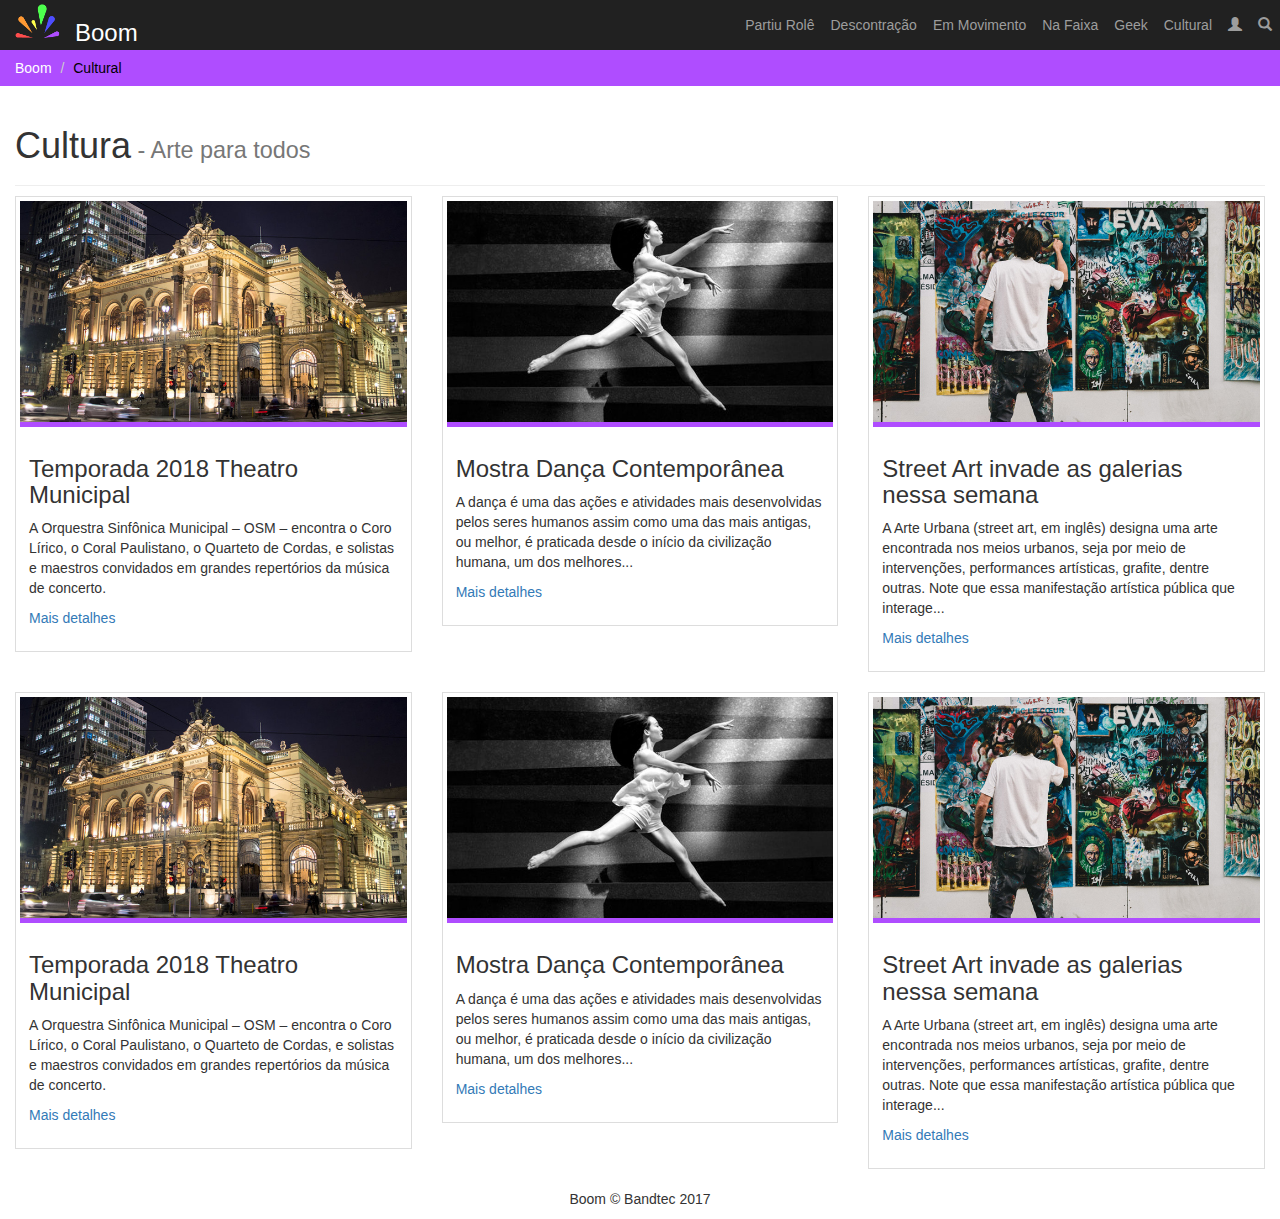
<file: cultural.html>
<!DOCTYPE html>
<html lang="en">
    <head>
        <title>Boom - Cultural</title>
        <meta charset="utf-8">
        <meta name="viewport" content="width=device-width, initial-scale=1">
        <link rel="stylesheet" href="https://maxcdn.bootstrapcdn.com/bootstrap/3.3.7/css/bootstrap.min.css">
        <link rel="stylesheet" href="https://cdnjs.cloudflare.com/ajax/libs/font-awesome/4.7.0/css/font-awesome.min.css">
        <script src="https://ajax.googleapis.com/ajax/libs/jquery/3.2.1/jquery.min.js"></script>
        <script src="https://maxcdn.bootstrapcdn.com/bootstrap/3.3.7/js/bootstrap.min.js"></script>
        <link rel="stylesheet" type="text/css" href="custom.css">
        <script src="busca.js"></script>
        <script src="login.js"></script>
        <script src="esqueci.js"></script>

        <!-- Meta -->
        <meta name="viewport" content="width=device-width, initial-scale=1" />
        <meta name="author" content="Boom" />
        <meta name="description" content="Boom - Onde você encontra a diversão que você procura, no preço justo e o mais próximo possível" />
        <meta name="keywords" content="boom, diversão, entretenimento, na faixa" />
        <meta property="og:url" content="//localhost/Boom/" />
        <meta property="og:title" content="Boom | Onde a diversão não estoura o bolso" />
        <meta property="og:description" content="Boom - Onde você encontra a diversão que você procura, no preço justo e o mais próximo possível" />
        <meta property="og:image" content="/favicon-360x360.png" />
        <link rel="shortcut icon" href="/favicon.ico" />
        <link rel="shortcut icon" href="/favicon.png" />
        <link rel="apple-touch-icon" sizes="57x57" href="/apple-icon-57x57.png" />
        <link rel="apple-touch-icon" sizes="60x60" href="/apple-icon-60x60.png" />
        <link rel="apple-touch-icon" sizes="72x72" href="/apple-icon-72x72.png" />
        <link rel="apple-touch-icon" sizes="76x76" href="/apple-icon-76x76.png" />
        <link rel="apple-touch-icon" sizes="114x114" href="/apple-icon-114x114.png" />
        <link rel="apple-touch-icon" sizes="120x120" href="/apple-icon-120x120.png" />
        <link rel="apple-touch-icon" sizes="144x144" href="/apple-icon-144x144.png" />
        <link rel="apple-touch-icon" sizes="152x152" href="/apple-icon-152x152.png" />
        <link rel="apple-touch-icon" sizes="180x180" href="/apple-icon-180x180.png" />
        <link rel="icon" type="image/png" sizes="16x16" href="/favicon-16x16.png" />
        <link rel="icon" type="image/png" sizes="32x32" href="/favicon-32x32.png" />
        <link rel="icon" type="image/png" sizes="36x36" href="/android-icon-36x36.png" />
        <link rel="icon" type="image/png" sizes="48x48" href="/android-icon-48x48.png" />
        <link rel="icon" type="image/png" sizes="72x72" href="/android-icon-72x72.png" />
        <link rel="icon" type="image/png" sizes="96x96" href="/favicon-96x96.png" />
        <link rel="icon" type="image/png" sizes="144x144" href="/android-icon-144x144.png" />
        <link rel="icon" type="image/png" sizes="192x192" href="/android-icon-192x192.png" />
        <link rel="manifest" href="/manifest.json" />
        <meta name="msapplication-TileColor" content="#ffffff" />
        <meta name="msapplication-TileImage" content="/ms-icon-144x144.png" />
        <meta name="theme-color" content="#000000" />

    </head>
    <body>

        <!-- Inicio da Barra de Navegação -->
        <nav class="navbar navbar-inverse navbar-fixed-top">
            <div class="container-fluid">

                <!-- Botão para utilizar em resposividade -->
                <div class="navbar-header">

                    <button type="button" class="navbar-toggle" data-toggle="collapse" data-target="#BarraDeNavegacao">
                        <span class="icon-bar"></span>
                        <span class="icon-bar"></span>
                        <span class="icon-bar"></span>
                    </button>

                    <!-- Logo do Site -->
                    <a class="navbar-brand" href="index.html"><img src="img/logo.png" class="logo"></a>
                    <div class="nomeLogo">Boom</div>

                    <div class="mobile navbar-toggle float-right" style="margin-right: 3.5%;">
                        <div class="desktop-hide linkBranco">
                            <a href="#search"><span class="glyphicon glyphicon-search"></span></a>                  
                        </div>
                    </div>

                    <div class="mobile navbar-toggle float-right">
                        <div class="desktop-hide linkBranco">
                            <a href="#login"><span class="glyphicon glyphicon-user"></span></a>                     
                        </div>
                    </div>

                </div>

                <div class="collapse navbar-collapse" id="BarraDeNavegacao">
                    <!-- Categorias da Barra de Navegação -->
                    <ul class="nav navbar-nav navbar-right">
                        <li><a href="cultural.html">Partiu Rolê</a></li>
                        <li><a href="cultural.html">Descontração</a></li>
                        <li><a href="cultural.html">Em Movimento</a></li>
                        <li><a href="cultural.html">Na Faixa</a></li>
                        <li><a href="cultural.html">Geek</a></li>
                        <li><a href="cultural.html">Cultural</a></li>
                        <li class="mobile-hide"><a href="#login"><span class="glyphicon glyphicon-user"></span></a></li>                    
                        <li class="mobile-hide"><a href="#search"><span class="glyphicon glyphicon-search"></span></a></li>
                    </ul>
                    <!-- Fim das Categorias da Barra de Navegação -->

                </div>
                <!-- Fim da Div Container -->
        </nav>


        <div id="search">
            <div class="close">×</div>
            <form>
                <input type="search" value="" placeholder="digite aqui ..." />
                <div class="linkBranco">
                    <a type="submit">procurar</a>
                </div>
            </form>
        </div>

        <div id="login">
            <div class="close">×</div>
            <form>
                <div class="login">login</div>
                <label for="email">usuário:</label>
                <input type="email" value="" id="email" placeholder="exemplo@exemplo.com.br" required /><br/>

                <label for="senha">senha:</label><br/>
                <input type="password" id="senha" required placeholder="********" /><br/>
                <div class="linkBranco">
                    <a type="submit">entrar</a><br/><br/>
                    <a href="cadastrousuario.html">não é cadastrado? cadastre-se aqui!</a><br/><br/>
                    <a href="#esqueci">esqueceu sua senha? clique aqui</a>
                </div>
            </form>
        </div>


        <div id="esqueci">
            <div class="close">×</div>
            <form>
                <div class="esqueci">esqueci minha senha</div>
                <label for="email">email:</label>
                <input type="email" value="" id="email" placeholder="exemplo@exemplo.com.br" required /><br/>

                <div class="linkBranco">
                    <a type="submit">reenviar senha</a><br/><br/>
                </div>
            </form>
        </div>        
        <!-- Fim da Barra de Navegação -->
        <!-- Inicio do conteudo -->
        <div>
            <ol class="breadcrumb corCultural">
                <li><a href="index.html">Boom</a></li>
                <li class="active">Cultural</li>
            </ol>
        </div>
        <div class="container-fluid">

            <!-- Titulo da seção -->

            <div class="page-header">
                <h1>Cultura<small> - Arte para todos</small></h1>
            </div>

            <!-- Fim Titulo da seção -->

            <div class="row">
                <div class="col-xs-12 col-sm-6 col-md-4">
                    <div class="thumbnail">
                        <img src="img/teatro02-700x400.jpg" alt="Teatro Municipal">
                        <div class="corCultural" style="height: 5px"></div>
                        <div class="caption">
                            <h3>Temporada 2018 Theatro Municipal</h3>
                            <p>A Orquestra Sinfônica Municipal – OSM – encontra o Coro Lírico, o Coral Paulistano, o Quarteto de Cordas, e solistas e maestros convidados em grandes repertórios da música de concerto.</p>
                            <p><a href="post_cultural.html" class="">Mais detalhes</a></p>
                        </div>
                    </div>
                </div>  



                <div class="col-xs-12 col-sm-6 col-md-4">
                    <div class="thumbnail">
                        <img src="img/ballet02-700x400.jpg" alt="Dança Contemporânea">
                        <div class="corCultural" style="height: 5px"></div>
                        <div class="caption">
                            <h3>Mostra Dança Contemporânea</h3>
                            <p>A dança é uma das ações e atividades mais desenvolvidas pelos seres humanos assim como uma das mais antigas, ou melhor, é praticada desde o início da civilização humana, um dos melhores...</p>
                            <p><a href="post_cultural.html" class="">Mais detalhes</a></p>
                        </div>
                    </div>
                </div>



                <div class="col-xs-12 col-sm-6 col-md-4">
                    <div class="thumbnail">
                        <img src="img/street-art0-700x400.jpg" alt="Street Art">
                        <div class="corCultural" style="height: 5px"></div>
                        <div class="caption">
                            <h3>Street Art invade as galerias nessa semana</h3>
                            <p>A Arte Urbana (street art, em inglês) designa uma arte encontrada nos meios urbanos, seja por meio de intervenções, performances artísticas, grafite, dentre outras.
                                Note que essa manifestação artística pública que interage... </p>
                            <p><a href="post_cultural.html" class="">Mais detalhes</a></p>
                        </div>
                    </div>
                </div>



                <div class="col-xs-12 col-sm-6 col-md-4">
                    <div class="thumbnail">
                        <img src="img/teatro02-700x400.jpg" alt="Teatro Municipal">
                        <div class="corCultural" style="height: 5px"></div>
                        <div class="caption">
                            <h3>Temporada 2018 Theatro Municipal</h3>
                            <p>A Orquestra Sinfônica Municipal – OSM – encontra o Coro Lírico, o Coral Paulistano, o Quarteto de Cordas, e solistas e maestros convidados em grandes repertórios da música de concerto.</p>
                            <p><a href="post_cultural.html" class="">Mais detalhes</a></p>
                        </div>
                    </div>
                </div>


                <div class="col-xs-12 col-sm-6 col-md-4">
                    <div class="thumbnail">
                        <img src="img/ballet02-700x400.jpg" alt="Dança Contemporânea">
                        <div class="corCultural" style="height: 5px"></div>
                        <div class="caption">
                            <h3>Mostra Dança Contemporânea</h3>
                            <p>A dança é uma das ações e atividades mais desenvolvidas pelos seres humanos assim como uma das mais antigas, ou melhor, é praticada desde o início da civilização humana, um dos melhores...</p>
                            <p><a href="post_cultural.html" class="">Mais detalhes</a></p>
                        </div>
                    </div>
                </div>



                <div class="col-xs-12 col-sm-6 col-md-4">
                    <div class="thumbnail">
                        <img src="img/street-art0-700x400.jpg" alt="Street Art">
                        <div class="corCultural" style="height: 5px"></div>
                        <div class="caption">
                            <h3>Street Art invade as galerias nessa semana</h3>
                            <p>A Arte Urbana (street art, em inglês) designa uma arte encontrada nos meios urbanos, seja por meio de intervenções, performances artísticas, grafite, dentre outras.
                                Note que essa manifestação artística pública que interage... </p>
                            <p><a href="post_cultural.html" class="">Mais detalhes</a></p>
                        </div>
                    </div>
                </div>

            </div>

            <!-- Fim do conteudo -->

            <!-- Footer -->
            <footer>
                <div>
                    <p class="text-center text-white">Boom &copy; Bandtec 2017</p>
                </div>
            </footer>
            <!-- Fim Footer -->

    </body>

</html>
</file>
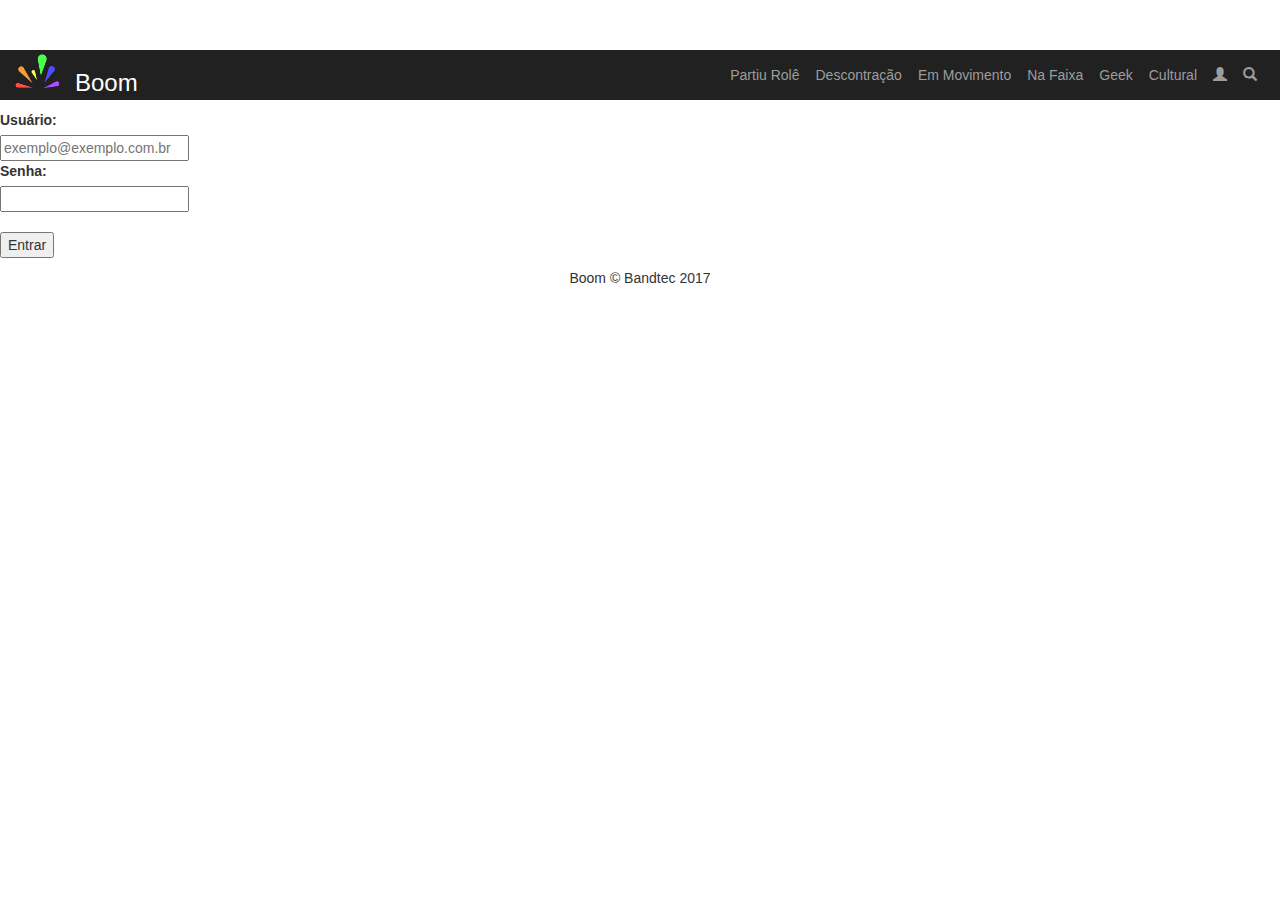
<file: login.html>
<!DOCTYPE html>
<html lang="en">
<head>
  <title>Boom - Login</title>
  <meta charset="utf-8">
  <meta name="viewport" content="width=device-width, initial-scale=1">
  <link rel="stylesheet" href="https://maxcdn.bootstrapcdn.com/bootstrap/3.3.7/css/bootstrap.min.css">
  <link rel="stylesheet" href="https://cdnjs.cloudflare.com/ajax/libs/font-awesome/4.7.0/css/font-awesome.min.css">
  <script src="https://ajax.googleapis.com/ajax/libs/jquery/3.2.1/jquery.min.js"></script>
  <script src="https://maxcdn.bootstrapcdn.com/bootstrap/3.3.7/js/bootstrap.min.js"></script>
  <link rel="stylesheet" type="text/css" href="custom.css">
  <script src="busca.js"></script>
 

</head>
<body>

	<!-- Inicio da Barra de Navegação -->
	<nav class="navbar navbar-inverse">
		<div class="container-fluid">

			<!-- Botão para utilizar em resposividade -->
			<div class="navbar-header">
				
				<button type="button" class="navbar-toggle" data-toggle="collapse" data-target="#BarraDeNavegacao">
				<span class="icon-bar"></span>
				<span class="icon-bar"></span>
				<span class="icon-bar"></span>
				</button>
				
				<!-- Logo do Site -->
				<a class="navbar-brand" href="index.html"><img src="img/logo.png" class="logo"></a>
				<div class="nomeLogo">Boom</div>
				
				<div class="mobile navbar-toggle float-right" style="margin-right: 3.5%;">
					<div class="desktop-hide linkBranco">
						<a href="#search"><span class="glyphicon glyphicon-search"></span></a>					
					</div>
				</div>

				<div class="mobile navbar-toggle float-right">
					<div class="desktop-hide linkBranco">
						<a href="login.html"><span class="glyphicon glyphicon-user"></span></a>						
					</div>
				</div>

			</div>

			<div class="collapse navbar-collapse" id="BarraDeNavegacao">
				<!-- Categorias da Barra de Navegação -->
				<ul class="nav navbar-nav navbar-right">
					<li><a href="cultural.html">Partiu Rolê</a></li>
					<li><a href="cultural.html">Descontração</a></li>
					<li><a href="cultural.html">Em Movimento</a></li>
					<li><a href="cultural.html">Na Faixa</a></li>
					<li><a href="cultural.html">Geek</a></li>
					<li><a href="cultural.html">Cultural</a></li>
					<li class="mobile-hide"><a href="login.html"><span class="glyphicon glyphicon-user"></span></a></li>					
					<li class="mobile-hide"><a href="#search"><span class="glyphicon glyphicon-search"></span></a></li>
				</ul>
				<!-- Fim das Categorias da Barra de Navegação -->
            
		</div>
		<!-- Fim da Div Container -->
	</nav>
	<!-- Fim da Barra de Navegação -->

<div id="search">
    <div class="close">×</div>
    <form>
        <input type="search" value="" placeholder="digite aqui ..." />
        <button type="submit" class="btn btn-primary">Procurar</button>
    </form>
</div>


	<!-- Inicio do Counteudo -->
	<div class="container-fluid">
		<div class="row">
			<div class="margem10pxTopo">
				<form action="#" method="post">
    				<div>
       					<label for="email">Usuário:</label><br/>
        				<input type="email" id="email" placeholder="exemplo@exemplo.com.br"required />
    				</div>
    				<div>
       					<label for="senha">Senha:</label><br/>
        				<input type="password" id="senha" required />
    				</div>    				
    				<div class="button"><br/>
        				<button type="submit">Entrar</button>
    				</div>
				</form>
				
			</div>				
		</div>
	</div>


	<!-- Fim do conteudo -->

  <!-- Footer -->
  <footer>
    <div class="margem10pxTopo">
      <p class="text-center text-white">Boom &copy; Bandtec 2017</p>
    </div>
  </footer>
  <!-- Fim Footer -->
  
</body>

</html>
</file>
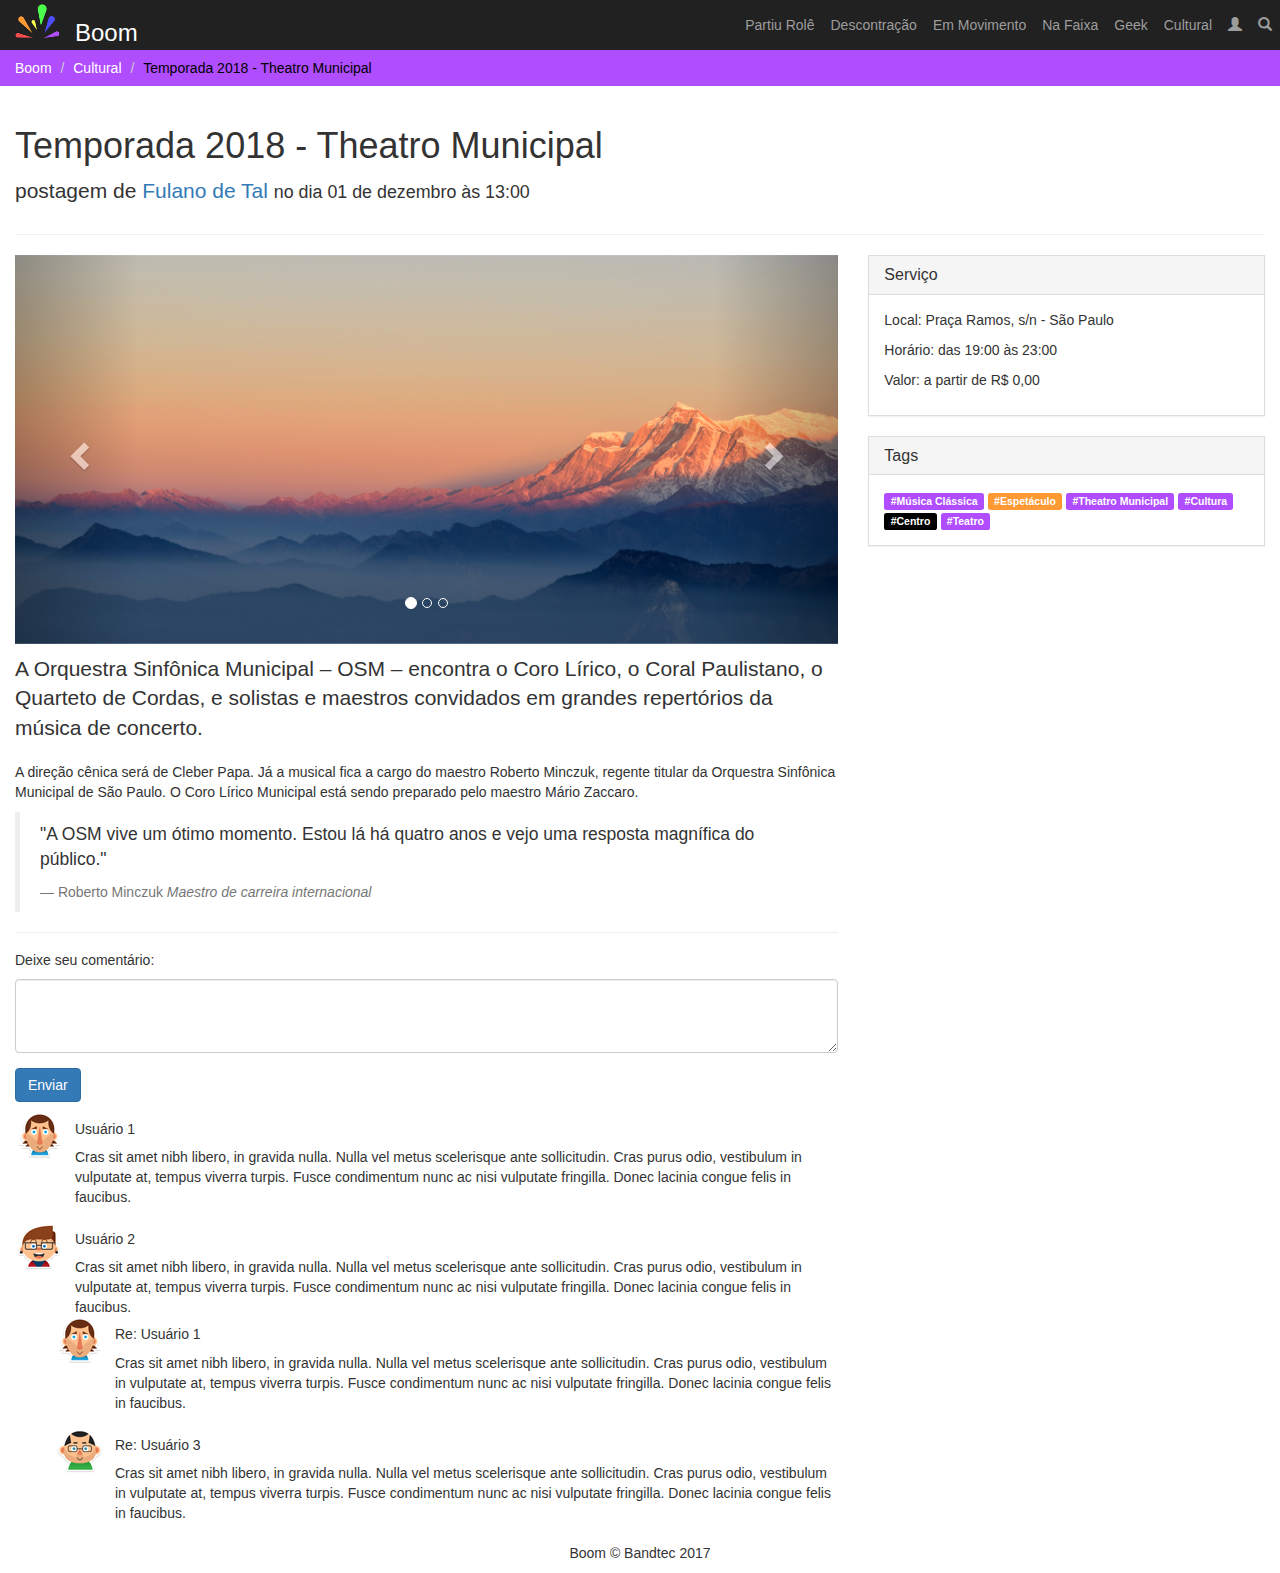
<file: post_cultural.html>
<!DOCTYPE html>
<html lang="en">
    <head>
        <title>Boom - Onde a diversão nao estoura o bolso</title>
        <meta charset="utf-8">
        <meta name="viewport" content="width=device-width, initial-scale=1">
        <link rel="stylesheet" href="https://maxcdn.bootstrapcdn.com/bootstrap/3.3.7/css/bootstrap.min.css">
        <link rel="stylesheet" href="https://cdnjs.cloudflare.com/ajax/libs/font-awesome/4.7.0/css/font-awesome.min.css">
        <script src="https://ajax.googleapis.com/ajax/libs/jquery/3.2.1/jquery.min.js"></script>
        <script src="https://maxcdn.bootstrapcdn.com/bootstrap/3.3.7/js/bootstrap.min.js"></script>
        <link rel="stylesheet" type="text/css" href="custom.css">
        <script src="busca.js"></script>
        <script src="login.js"></script>
        <script src="esqueci.js"></script>

        <!-- Meta -->
        <meta name="viewport" content="width=device-width, initial-scale=1" />
        <meta name="author" content="Boom" />
        <meta name="description" content="Boom - Onde você encontra a diversão que você procura, no preço justo e o mais próximo possível" />
        <meta name="keywords" content="boom, diversão, entretenimento, na faixa" />
        <meta property="og:url" content="//localhost/Boom/" />
        <meta property="og:title" content="Boom | Onde a diversão não estoura o bolso" />
        <meta property="og:description" content="Boom - Onde você encontra a diversão que você procura, no preço justo e o mais próximo possível" />
        <meta property="og:image" content="/favicon-360x360.png" />
        <link rel="shortcut icon" href="/favicon.ico" />
        <link rel="shortcut icon" href="/favicon.png" />
        <link rel="apple-touch-icon" sizes="57x57" href="/apple-icon-57x57.png" />
        <link rel="apple-touch-icon" sizes="60x60" href="/apple-icon-60x60.png" />
        <link rel="apple-touch-icon" sizes="72x72" href="/apple-icon-72x72.png" />
        <link rel="apple-touch-icon" sizes="76x76" href="/apple-icon-76x76.png" />
        <link rel="apple-touch-icon" sizes="114x114" href="/apple-icon-114x114.png" />
        <link rel="apple-touch-icon" sizes="120x120" href="/apple-icon-120x120.png" />
        <link rel="apple-touch-icon" sizes="144x144" href="/apple-icon-144x144.png" />
        <link rel="apple-touch-icon" sizes="152x152" href="/apple-icon-152x152.png" />
        <link rel="apple-touch-icon" sizes="180x180" href="/apple-icon-180x180.png" />
        <link rel="icon" type="image/png" sizes="16x16" href="/favicon-16x16.png" />
        <link rel="icon" type="image/png" sizes="32x32" href="/favicon-32x32.png" />
        <link rel="icon" type="image/png" sizes="36x36" href="/android-icon-36x36.png" />
        <link rel="icon" type="image/png" sizes="48x48" href="/android-icon-48x48.png" />
        <link rel="icon" type="image/png" sizes="72x72" href="/android-icon-72x72.png" />
        <link rel="icon" type="image/png" sizes="96x96" href="/favicon-96x96.png" />
        <link rel="icon" type="image/png" sizes="144x144" href="/android-icon-144x144.png" />
        <link rel="icon" type="image/png" sizes="192x192" href="/android-icon-192x192.png" />
        <link rel="manifest" href="/manifest.json" />
        <meta name="msapplication-TileColor" content="#ffffff" />
        <meta name="msapplication-TileImage" content="/ms-icon-144x144.png" />
        <meta name="theme-color" content="#000000" />

    </head>
    <body>

        <!-- Inicio da Barra de Navegação -->
        <nav class="navbar navbar-inverse navbar-fixed-top">
            <div class="container-fluid">

                <!-- Botão para utilizar em resposividade -->
                <div class="navbar-header">

                    <button type="button" class="navbar-toggle" data-toggle="collapse" data-target="#BarraDeNavegacao">
                        <span class="icon-bar"></span>
                        <span class="icon-bar"></span>
                        <span class="icon-bar"></span>
                    </button>

                    <!-- Logo do Site -->
                    <a class="navbar-brand" href="index.html"><img src="img/logo.png" class="logo"></a>
                    <div class="nomeLogo">Boom</div>

                    <div class="mobile navbar-toggle float-right" style="margin-right: 3.5%;">
                        <div class="desktop-hide linkBranco">
                            <a href="#search"><span class="glyphicon glyphicon-search"></span></a>                  
                        </div>
                    </div>

                    <div class="mobile navbar-toggle float-right">
                        <div class="desktop-hide linkBranco">
                            <a href="#login"><span class="glyphicon glyphicon-user"></span></a>                     
                        </div>
                    </div>

                </div>

                <div class="collapse navbar-collapse" id="BarraDeNavegacao">
                    <!-- Categorias da Barra de Navegação -->
                    <ul class="nav navbar-nav navbar-right">
                        <li><a href="cultural.html">Partiu Rolê</a></li>
                        <li><a href="cultural.html">Descontração</a></li>
                        <li><a href="cultural.html">Em Movimento</a></li>
                        <li><a href="cultural.html">Na Faixa</a></li>
                        <li><a href="cultural.html">Geek</a></li>
                        <li><a href="cultural.html">Cultural</a></li>
                        <li class="mobile-hide"><a href="#login"><span class="glyphicon glyphicon-user"></span></a></li>                    
                        <li class="mobile-hide"><a href="#search"><span class="glyphicon glyphicon-search"></span></a></li>
                    </ul>
                    <!-- Fim das Categorias da Barra de Navegação -->

                </div>
                <!-- Fim da Div Container -->
        </nav>


        <div id="search">
            <div class="close">×</div>
            <form>
                <input type="search" value="" placeholder="digite aqui ..." />
                <div class="linkBranco">
                    <a type="submit">procurar</a>
                </div>
            </form>
        </div>

        <div id="login">
            <div class="close">×</div>
            <form>
                <div class="login">login</div>
                <label for="email">usuário:</label>
                <input type="email" value="" id="email" placeholder="exemplo@exemplo.com.br" required /><br/>

                <label for="senha">senha:</label><br/>
                <input type="password" id="senha" required placeholder="********" /><br/>
                <div class="linkBranco">
                    <a type="submit">entrar</a><br/><br/>
                    <a href="cadastrousuario.html">não é cadastrado? cadastre-se aqui!</a><br/><br/>
                    <a href="#esqueci">esqueceu sua senha? clique aqui</a>
                </div>
            </form>
        </div>


        <div id="esqueci">
            <div class="close">×</div>
            <form>
                <div class="esqueci">esqueci minha senha</div>
                <label for="email">email:</label>
                <input type="email" value="" id="email" placeholder="exemplo@exemplo.com.br" required /><br/>

                <div class="linkBranco">
                    <a type="submit">reenviar senha</a><br/><br/>
                </div>
            </form>
        </div>        
        <!-- Fim da Barra de Navegação -->


        <!-- Inicio do conteudo -->


        <div>
            <ol class="breadcrumb corCultural">
                <li><a href="index.html">Boom</a></li>
                <li><a href="cultural.html">Cultural</a></li>
                <li class="active">Temporada 2018 - Theatro Municipal</li>
            </ol>
        </div>

        <div class="container-fluid">

            <div class="row">

                <div class="col-md-12">

                    <!-- Titulo da seção -->      
                    <div class="page-header">
                        <h1>Temporada 2018 - Theatro Municipal</h1>
                        <!-- Author -->
                        <p class="lead">
                            postagem de 
                            <a href="#"> Fulano de Tal</a> <small>no dia 01 de dezembro às 13:00</small>
                        </p>
                    </div>
                    <!-- Fim Titulo da seção -->

                    <div class="row">    

                        <div class="col-md-12 col-lg-8 margem10pxTopo">
                            <!-- Inicio do Slider -->
                            <div id="sliderDestaques" class="carousel slide" data-ride="carousel">
                                <ol class="carousel-indicators">
                                    <li data-target="#sliderDestaques" data-slide-to="0" class="active"></li>
                                    <li data-target="#sliderDestaques" data-slide-to="1"></li>
                                    <li data-target="#sliderDestaques" data-slide-to="2"></li>
                                </ol>

                                <div class="carousel-inner" role="listbox">
                                    <!-- Slide Ativo -->
                                    <div class="item active">
                                        <img src="img/mountains.png">
                                    </div>
                                    <!-- Fim do Slide Ativo -->

                                    <!-- Slide 2 -->
                                    <div class="item">
                                        <img src="img/snow.png">
                                    </div>
                                    <!-- Fim Slide 2 -->

                                    <!-- Slide 3 -->
                                    <div class="item">
                                        <img src="img/red.png">
                                    </div>
                                    <!-- Fim Slide 3 -->
                                </div>

                                <!-- Inicio dos Controles do Slider -->
                                <a class="left carousel-control" href="#sliderDestaques" role="button" data-slide="prev">
                                    <span class="glyphicon glyphicon-chevron-left" aria-hidden="true"></span>
                                    <span class="sr-only">Anterior</span>
                                </a>
                                <a class="right carousel-control" href="#sliderDestaques" role="button" data-slide="next">
                                    <span class="glyphicon glyphicon-chevron-right" aria-hidden="true"></span>
                                    <span class="sr-only">Próximo</span>
                                </a>      
                                <!-- Fim dos Controles do Slider -->

                            </div> 
                            <!-- Fim do Slider -->

                        </div>

                        <div class="col-md-12 col-lg-4 margem10pxTopo">

                            <div class="row"> 

                                <div class="col-sm-6 col-lg-12">
                                    <div class="panel panel-default">
                                        <div class="panel-heading">
                                            <h3 class="panel-title">Serviço</h3>
                                        </div>
                                        <div class="panel-body">
                                            <p> Local: Praça Ramos, s/n - São Paulo</p>  
                                            <p> Horário: das 19:00 às 23:00</p> 
                                            <p> Valor: a partir de R$ 0,00</p> 
                                        </div>
                                    </div>
                                </div>

                                <div class="col-md-6 col-lg-12">
                                    <div class="panel panel-default">
                                        <div class="panel-heading">
                                            <h3 class="panel-title">Tags</h3>
                                        </div>
                                        <div class="panel-body">
                                            <span class="label corCultural"><a href="#">#Música Clássica</a></span>
                                            <span class="label corDescontracao"><a href="#">#Espetáculo</a></span>
                                            <span class="label corCultural"><a href="#">#Theatro Municipal</a></span>
                                            <span class="label corCultural"><a href="#">#Cultura</a></span>
                                            <span class="label corPadrao"><a href="#">#Centro</a></span>
                                            <span class="label corCultural"><a href="#">#Teatro</a></span>
                                        </div>
                                    </div>
                                </div> 

                            </div>

                        </div>
                    </div>

                    <div class="row">
                        <div class="col-lg-8 margem10pxTopo">
                            <!-- Conteúdo do Post-->
                            <p class="lead">A Orquestra Sinfônica Municipal – OSM – encontra o Coro Lírico, o Coral Paulistano, o Quarteto de Cordas, e solistas e maestros convidados em grandes repertórios da música de concerto.</p>

                            <p>A direção cênica será de Cleber Papa. Já a musical fica a cargo do maestro Roberto Minczuk, regente titular da Orquestra Sinfônica Municipal de São Paulo. O Coro Lírico Municipal está sendo preparado pelo maestro Mário Zaccaro.</p>

                            <!-- Citação destaque-->
                            <blockquote class="blockquote">
                                <p class="mb-0">"A OSM vive um ótimo momento. Estou lá há quatro anos e vejo uma resposta magnífica do público."</p>
                                <footer class="blockquote-footer">Roberto Minczuk 
                                    <cite title="Source Title">Maestro de carreira internacional</cite>
                                </footer>
                            </blockquote>


                            <hr>

                            <!-- Formulário de comentários -->
                            <div class="card">
                                <h5 class="card-header">Deixe seu comentário:</h5>
                                <div class="card-body">
                                    <form>
                                        <div class="form-group">
                                            <textarea class="form-control" rows="3"></textarea>
                                        </div>
                                        <button type="submit" class="btn btn-primary">Enviar</button>
                                    </form>
                                </div>
                            </div>
                            <!-- Fim do formulário -->


                            <!-- Comentários -->
                            <div class="margem10pxTopo"></div>
                            <ul class="media-list">
                                <li class="media">
                                    <div class="media-left">
                                        <a href="#">
                                            <img src="img/user01-50x50.png" alt="">
                                        </a>
                                    </div>
                                    <div class="media-body">
                                        <h5>Usuário 1</h5>
                                        Cras sit amet nibh libero, in gravida nulla. Nulla vel metus scelerisque ante sollicitudin. Cras purus odio, vestibulum in vulputate at, tempus viverra turpis. Fusce condimentum nunc ac nisi vulputate fringilla. Donec lacinia congue felis in faucibus.
                                    </div>
                                </li>         

                                <li class="media">
                                    <div class="media-left">
                                        <a href="#">
                                            <img src="img/user02-50x50.png" alt="">
                                        </a>
                                    </div>
                                    <div class="media-body">
                                        <h5>Usuário 2</h5>
                                        Cras sit amet nibh libero, in gravida nulla. Nulla vel metus scelerisque ante sollicitudin. Cras purus odio, vestibulum in vulputate at, tempus viverra turpis. Fusce condimentum nunc ac nisi vulputate fringilla. Donec lacinia congue felis in faucibus.
                                    </div>
                                </li>

                                <li><ul class="media-list-2">
                                        <li class="media">
                                            <div class="media-left">
                                                <a href="#"> 
                                                    <img src="img/user01-50x50.png" alt="">
                                                </a>
                                            </div>
                                            <div class="media-body">
                                                <h5>Re: Usuário 1</h5>
                                                Cras sit amet nibh libero, in gravida nulla. Nulla vel metus scelerisque ante sollicitudin. Cras purus odio, vestibulum in vulputate at, tempus viverra turpis. Fusce condimentum nunc ac nisi vulputate fringilla. Donec lacinia congue felis in faucibus.
                                            </div>
                                        </li>

                                        <li class="media">
                                            <div class="media-left">
                                                <a href="#"> 
                                                    <img src="img/user03-50x50.png" alt="">
                                                </a>
                                            </div>
                                            <div class="media-body">
                                                <h5 class="mt-0">Re: Usuário 3</h5>
                                                Cras sit amet nibh libero, in gravida nulla. Nulla vel metus scelerisque ante sollicitudin. Cras purus odio, vestibulum in vulputate at, tempus viverra turpis. Fusce condimentum nunc ac nisi vulputate fringilla. Donec lacinia congue felis in faucibus.
                                            </div>
                                        </li>
                                    </ul></li>

                            </ul>



                        </div>


                    </div>

                </div>
            </div>
        </div>

        <!-- Fim do conteudo -->

        <!-- Footer -->
        <footer>
            <div class="margem10pxTopo">
                <p class="text-center text-white">Boom &copy; Bandtec 2017</p>
            </div>
        </footer>
        <!-- Fim Footer -->

    </body>

</html>
</file>
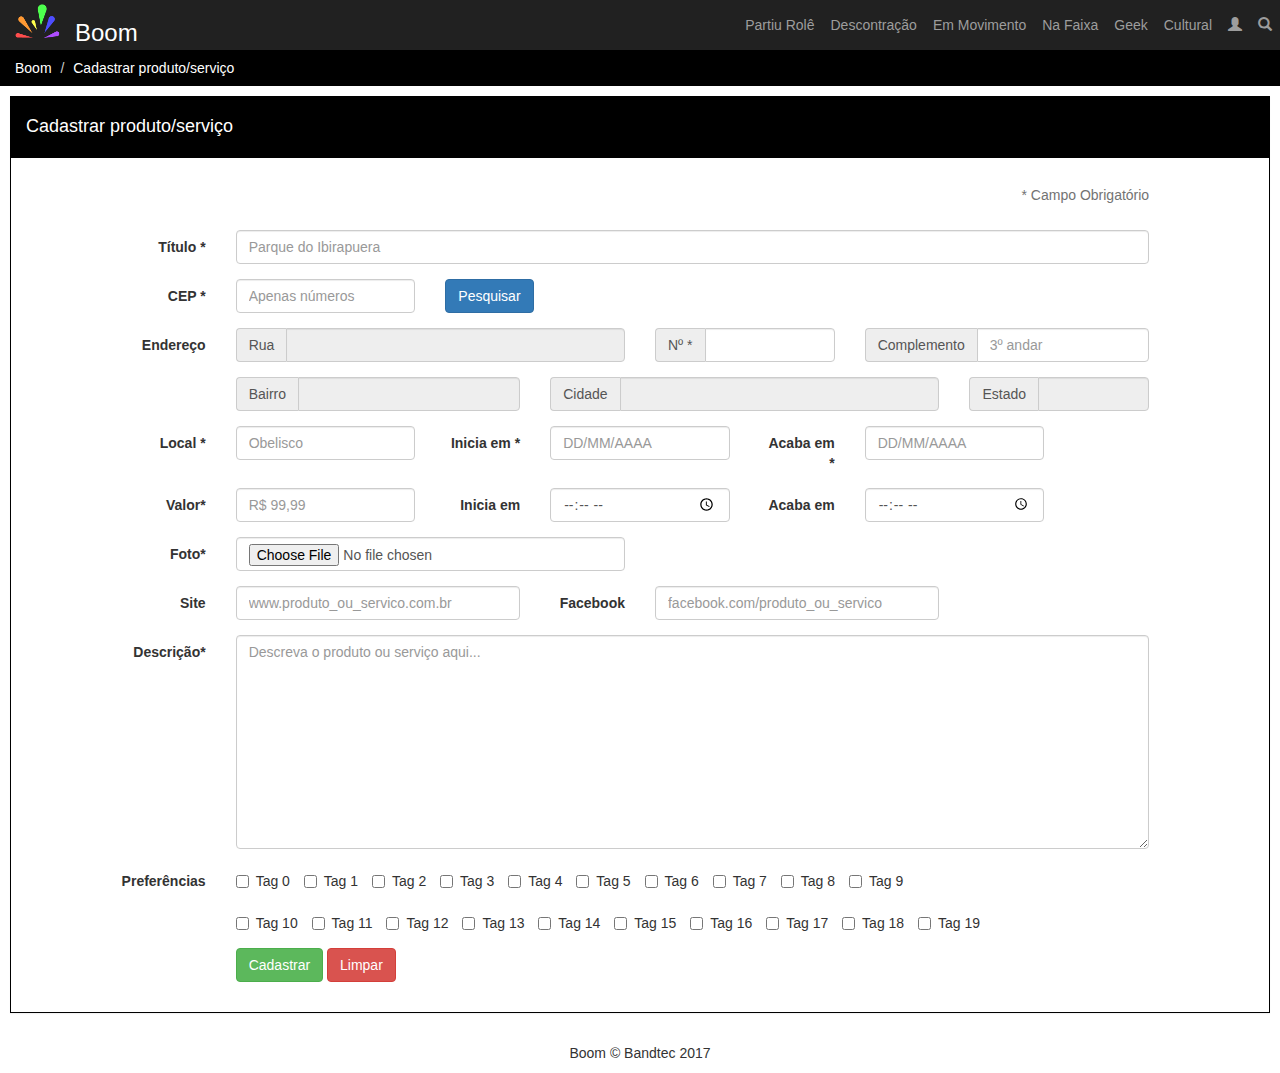
<file: uploadpost.html>
<!DOCTYPE html>
<html lang="en">
    <head>
        <title>Boom - Cadastro de produto/serviço</title>
        <meta charset="utf-8">
        <meta name="viewport" content="width=device-width, initial-scale=1">
        <link rel="stylesheet" href="https://maxcdn.bootstrapcdn.com/bootstrap/3.3.7/css/bootstrap.min.css">
        <link rel="stylesheet" href="https://cdnjs.cloudflare.com/ajax/libs/font-awesome/4.7.0/css/font-awesome.min.css">
        <script src="https://ajax.googleapis.com/ajax/libs/jquery/3.2.1/jquery.min.js"></script>
        <script src="https://maxcdn.bootstrapcdn.com/bootstrap/3.3.7/js/bootstrap.min.js"></script>
        <link rel="stylesheet" type="text/css" href="custom.css">
        <script src="busca.js"></script>
        <script src="login.js"></script>
        <script src="esqueci.js"></script>

        <!-- Meta -->
        <meta name="viewport" content="width=device-width, initial-scale=1" />
        <meta name="author" content="Boom" />
        <meta name="description" content="Boom - Onde você encontra a diversão que você procura, no preço justo e o mais próximo possível" />
        <meta name="keywords" content="boom, diversão, entretenimento, na faixa" />
        <meta property="og:url" content="//localhost/Boom/" />
        <meta property="og:title" content="Boom | Onde a diversão não estoura o bolso" />
        <meta property="og:description" content="Boom - Onde você encontra a diversão que você procura, no preço justo e o mais próximo possível" />
        <meta property="og:image" content="/favicon-360x360.png" />
        <link rel="shortcut icon" href="/favicon.ico" />
        <link rel="shortcut icon" href="/favicon.png" />
        <link rel="apple-touch-icon" sizes="57x57" href="/apple-icon-57x57.png" />
        <link rel="apple-touch-icon" sizes="60x60" href="/apple-icon-60x60.png" />
        <link rel="apple-touch-icon" sizes="72x72" href="/apple-icon-72x72.png" />
        <link rel="apple-touch-icon" sizes="76x76" href="/apple-icon-76x76.png" />
        <link rel="apple-touch-icon" sizes="114x114" href="/apple-icon-114x114.png" />
        <link rel="apple-touch-icon" sizes="120x120" href="/apple-icon-120x120.png" />
        <link rel="apple-touch-icon" sizes="144x144" href="/apple-icon-144x144.png" />
        <link rel="apple-touch-icon" sizes="152x152" href="/apple-icon-152x152.png" />
        <link rel="apple-touch-icon" sizes="180x180" href="/apple-icon-180x180.png" />
        <link rel="icon" type="image/png" sizes="16x16" href="/favicon-16x16.png" />
        <link rel="icon" type="image/png" sizes="32x32" href="/favicon-32x32.png" />
        <link rel="icon" type="image/png" sizes="36x36" href="/android-icon-36x36.png" />
        <link rel="icon" type="image/png" sizes="48x48" href="/android-icon-48x48.png" />
        <link rel="icon" type="image/png" sizes="72x72" href="/android-icon-72x72.png" />
        <link rel="icon" type="image/png" sizes="96x96" href="/favicon-96x96.png" />
        <link rel="icon" type="image/png" sizes="144x144" href="/android-icon-144x144.png" />
        <link rel="icon" type="image/png" sizes="192x192" href="/android-icon-192x192.png" />
        <link rel="manifest" href="/manifest.json" />
        <meta name="msapplication-TileColor" content="#ffffff" />
        <meta name="msapplication-TileImage" content="/ms-icon-144x144.png" />
        <meta name="theme-color" content="#000000" />

    </head>
    <body>

        <!-- Inicio da Barra de Navegação -->
        <nav class="navbar navbar-inverse navbar-fixed-top">
            <div class="container-fluid">

                <!-- Botão para utilizar em resposividade -->
                <div class="navbar-header">

                    <button type="button" class="navbar-toggle" data-toggle="collapse" data-target="#BarraDeNavegacao">
                        <span class="icon-bar"></span>
                        <span class="icon-bar"></span>
                        <span class="icon-bar"></span>
                    </button>

                    <!-- Logo do Site -->
                    <a class="navbar-brand" href="index.html"><img src="img/logo.png" class="logo"></a>
                    <div class="nomeLogo">Boom</div>

                    <div class="mobile navbar-toggle float-right" style="margin-right: 3.5%;">
                        <div class="desktop-hide linkBranco">
                            <a href="#search"><span class="glyphicon glyphicon-search"></span></a>                  
                        </div>
                    </div>

                    <div class="mobile navbar-toggle float-right">
                        <div class="desktop-hide linkBranco">
                            <a href="#login"><span class="glyphicon glyphicon-user"></span></a>                     
                        </div>
                    </div>

                </div>

                <div class="collapse navbar-collapse" id="BarraDeNavegacao">
                    <!-- Categorias da Barra de Navegação -->
                    <ul class="nav navbar-nav navbar-right">
                        <li><a href="cultural.html">Partiu Rolê</a></li>
                        <li><a href="cultural.html">Descontração</a></li>
                        <li><a href="cultural.html">Em Movimento</a></li>
                        <li><a href="cultural.html">Na Faixa</a></li>
                        <li><a href="cultural.html">Geek</a></li>
                        <li><a href="cultural.html">Cultural</a></li>
                        <li class="mobile-hide"><a href="#login"><span class="glyphicon glyphicon-user"></span></a></li>                    
                        <li class="mobile-hide"><a href="#search"><span class="glyphicon glyphicon-search"></span></a></li>
                    </ul>
                    <!-- Fim das Categorias da Barra de Navegação -->

                </div>
                <!-- Fim da Div Container -->
        </nav>


        <div id="search">
            <div class="close">×</div>
            <form>
                <input type="search" value="" placeholder="digite aqui ..." />
                <div class="linkBranco">
                    <a type="submit">procurar</a>
                </div>
            </form>
        </div>

        <div id="login">
            <div class="close">×</div>
            <form>
                <div class="login">login</div>
                <label for="email">usuário:</label>
                <input type="email" value="" id="email" placeholder="exemplo@exemplo.com.br" required /><br/>

                <label for="senha">senha:</label><br/>
                <input type="password" id="senha" required placeholder="********" /><br/>
                <div class="linkBranco">
                    <a type="submit">entrar</a><br/><br/>
                    <a href="cadastrousuario.html">não é cadastrado? cadastre-se aqui!</a><br/><br/>
                    <a href="#esqueci">esqueceu sua senha? clique aqui</a>
                </div>
            </form>
        </div>


        <div id="esqueci">
            <div class="close">×</div>
            <form>
                <div class="esqueci">esqueci minha senha</div>
                <label for="email">email:</label>
                <input type="email" value="" id="email" placeholder="exemplo@exemplo.com.br" required /><br/>

                <div class="linkBranco">
                    <a type="submit">reenviar senha</a><br/><br/>
                </div>
            </form>
        </div>        
        <!-- Fim da Barra de Navegação -->


        <!-- Inicio do conteudo -->


        <div>
            <ol class="breadcrumb corPadrao" style="margin: 0px;">
                <li><a href="index.html">Boom</a></li>
                <li class="active" style="color: #FFF">Cadastrar produto/serviço</li>
            </ol>
        </div>

        <div class="padding10px">
            <form class="form-horizontal">
                <fieldset>
                    <div class="panel panel-primary">
                        <div class="panel-heading"><h4>Cadastrar produto/serviço</h4></div>

                        <div class="panel-body">
                            <div class="form-group">

                                <div class="col-md-11 control-label">
                                    <p class="help-block"><h11>*</h11> Campo Obrigatório </p>
                                </div>
                            </div>

                            <!-- Text input-->
                            <div class="form-group">
                                <label class="col-md-2 control-label" for="titulo">Título <h11>*</h11></label>  
                                <div class="col-md-9">
                                    <input id="titulo" name="titulo" placeholder="Parque do Ibirapuera" class="form-control input-md" required="" type="text">
                                </div>
                            </div>

                            <!-- Search input-->
                            <div class="form-group">
                                <label class="col-md-2 control-label" for="CEP">CEP <h11>*</h11></label>
                                <div class="col-md-2">
                                    <input id="cep" name="cep" placeholder="Apenas números" class="form-control input-md" required="" value="" type="search" maxlength="8" pattern="[0-9]+$">
                                </div>
                                <div class="col-md-2">
                                    <button type="button" class="btn btn-primary" onclick="pesquisacep(cep.value)">Pesquisar</button>
                                </div>
                            </div>

                            <!-- Prepended text-->
                            <div class="form-group">
                                <label class="col-md-2 control-label" for="prependedtext">Endereço</label>
                                <div class="col-md-4">
                                    <div class="input-group">
                                        <span class="input-group-addon">Rua</span>
                                        <input id="rua" name="rua" class="form-control" placeholder="" required="" readonly="readonly" type="text">
                                    </div>

                                </div>
                                <div class="col-md-2">
                                    <div class="input-group">
                                        <span class="input-group-addon">Nº <h11>*</h11></span>
                                        <input id="numero" name="numero" class="form-control" placeholder="" required=""  type="text">
                                    </div>

                                </div>


                                <div class="col-md-3">
                                    <div class="input-group">
                                        <span class="input-group-addon">Complemento</span>
                                        <input id="complemento" name="complemento" class="form-control" placeholder="3º andar" required=""  type="text">
                                    </div>

                                </div>
                            </div>

                            <div class="form-group">
                                <label class="col-md-2 control-label" for="prependedtext"></label>

                                <div class="col-md-3">
                                    <div class="input-group">
                                        <span class="input-group-addon">Bairro</span>
                                        <input id="bairro" name="bairro" class="form-control" placeholder="" required="" readonly="readonly" type="text">
                                    </div>

                                </div>

                                <div class="col-md-4">
                                    <div class="input-group">
                                        <span class="input-group-addon">Cidade</span>
                                        <input id="cidade" name="cidade" class="form-control" placeholder="" required=""  readonly="readonly" type="text">
                                    </div>

                                </div>

                                <div class="col-md-2">
                                    <div class="input-group">
                                        <span class="input-group-addon">Estado</span>
                                        <input id="estado" name="estado" class="form-control" placeholder="" required=""  readonly="readonly" type="text">
                                    </div>

                                </div>
                            </div>


                            <!-- Text input-->
                            <div class="form-group">
                                <label class="col-md-2 control-label" for="local">Local <h11>*</h11></label>  
                                <div class="col-md-2">
                                    <input id="local" name="local" placeholder="Obelisco" class="form-control input-md" required="" type="text">
                                </div>

                                <label class="col-md-1 control-label" for="dtinicio">Inicia em *</label>  
                                <div class="col-md-2">
                                    <input id="dtinicio" name="dtinicio" placeholder="DD/MM/AAAA" class="form-control input-md" required="" type="text" maxlength="10" OnKeyPress="formatar('##/##/####', this)" onBlur="showhide()">
                                </div>

                                <label class="col-md-1 control-label" for="dttermino">Acaba em *</label>  
                                <div class="col-md-2">
                                    <input id="dttermino" name="dttermino" placeholder="DD/MM/AAAA" class="form-control input-md" required="" type="text" maxlength="10" OnKeyPress="formatar('##/##/####', this)" onBlur="showhide()">
                                </div>

                            </div>

                            <!-- Text input-->
                            <div class="form-group">
                                <label class="col-md-2 control-label" for="valor">Valor<h11>*</h11></label>  
                                <div class="col-md-2">
                                    <input id="valor" name="valor" placeholder="R$ 99,99" class="form-control input-md" required="" type="tel" required="required" maxlength="15"pattern="([0-9]{1,3}\.)?[0-9]{1,3},[0-9]{2}$" />
                                </div>

                                <label class="col-md-1 control-label" for="hrinicio">Inicia em</label>  
                                <div class="col-md-2">
                                    <input id="hrinicio" name="hrinicio" class="form-control input-md" type="time" maxlength="8" pattern="[0-9]{2}:[0-9]{2} [0-9]{2}$" />
                                </div>

                                <label class="col-md-1 control-label" for="dttermino">Acaba em</label>  
                                <div class="col-md-2">
                                    <input id="hrtermino" name="hrtermino" class="form-control input-md" type="time" maxlength="8" pattern="[0-9]{2}:[0-9]{2} [0-9]{2}$" />
                                </div>

                            </div>

                            <!-- Text input-->
                            <div class="form-group">
                                <label class="col-md-2 control-label" for="foto">Foto<h11>*</h11></label>  
                                <div class="col-md-4">
                                    <input id="foto" name="foto" placeholder="Foto" class="form-control input-md" value="A" type="file" name="file" accept="image/*" required="required" />
                                </div>
                            </div>
                            <div class="form-group">
                                <label class="col-md-2 control-label" for="site">Site</label>  
                                <div class="col-md-3">
                                    <input id="site" name="site" placeholder="www.produto_ou_servico.com.br" class="form-control input-md" required="" type="text">
                                </div>

                                <label class="col-md-1 control-label" for="facebook">Facebook</label>  
                                <div class="col-md-3">
                                    <input id="facebook" name="facebook" placeholder="facebook.com/produto_ou_servico" class="form-control input-md" required="" type="text">
                                </div>

                            </div>


                            <div class="form-group">
                                <label class="col-md-2 control-label" for="descricao">Descrição<h11>*</h11></label>  
                                <div class="col-md-9">
                                      <textarea id="descricao" name="descricao" placeholder="Descreva o produto ou serviço aqui..." class="form-control input-md" rows="10" cols="180"></textarea>
                                </div>
                            </div>

                            <!-- Text input-->
                            <div class="form-group">

                                <label class="col-md-2 control-label" for="checkboxes">Preferências</label>
                                <div class="col-md-10"> 
                                    <label class="checkbox-inline" for="checkboxes-0" >
                                        <input name="checkboxes-0" id="checkboxes-0" value="tag0" type="checkbox">
                                        Tag 0
                                    </label> 
                                    <label class="checkbox-inline" for="checkboxes-1">
                                        <input name="checkboxes-1" id="checkboxes-1" value="tag1" type="checkbox">
                                        Tag 1
                                    </label>
                                    <label class="checkbox-inline" for="checkboxes-2">
                                        <input name="checkboxes-2" id="checkboxes-2" value="tag2" type="checkbox">
                                        Tag 2
                                    </label>
                                    <label class="checkbox-inline" for="checkboxes-3" >
                                        <input name="checkboxes-3" id="checkboxes-3" value="tag3" type="checkbox">
                                        Tag 3
                                    </label> 
                                    <label class="checkbox-inline" for="checkboxes-4">
                                        <input name="checkboxes-4" id="checkboxes-4" value="tag4" type="checkbox">
                                        Tag 4
                                    </label>
                                    <label class="checkbox-inline" for="checkboxes-5">
                                        <input name="checkboxes-5" id="checkboxes-5" value="tag5" type="checkbox">
                                        Tag 5
                                    </label>
                                    <label class="checkbox-inline" for="checkboxes-6" >
                                        <input name="checkboxes-6" id="checkboxes-6" value="tag6" type="checkbox">
                                        Tag 6
                                    </label> 
                                    <label class="checkbox-inline" for="checkboxes-7">
                                        <input name="checkboxes-7" id="checkboxes-7" value="tag7" type="checkbox">
                                        Tag 7
                                    </label>
                                    <label class="checkbox-inline" for="checkboxes-8">
                                        <input name="checkboxes-8" id="checkboxes-8" value="tag8" type="checkbox">
                                        Tag 8
                                    </label> 
                                    <label class="checkbox-inline" for="checkboxes-9">
                                        <input name="checkboxes-9" id="checkboxes-9" value="tag9" type="checkbox">
                                        Tag 9
                                    </label>                                                                                                
                                </div>
                            </div>

                            <!-- Text input-->
                            <div class="form-group">

                                <label class="col-md-2 control-label" for="checkboxes"></label>
                                <div class="col-md-10"> 
                                    <label class="checkbox-inline" for="checkboxes-0" >
                                        <input name="checkboxes-0" id="checkboxes-0" value="tag0" type="checkbox">
                                        Tag 10
                                    </label> 
                                    <label class="checkbox-inline" for="checkboxes-1">
                                        <input name="checkboxes-1" id="checkboxes-1" value="tag1" type="checkbox">
                                        Tag 11
                                    </label>
                                    <label class="checkbox-inline" for="checkboxes-2">
                                        <input name="checkboxes-2" id="checkboxes-2" value="tag2" type="checkbox">
                                        Tag 12
                                    </label>
                                    <label class="checkbox-inline" for="checkboxes-3" >
                                        <input name="checkboxes-3" id="checkboxes-3" value="tag3" type="checkbox">
                                        Tag 13
                                    </label> 
                                    <label class="checkbox-inline" for="checkboxes-4">
                                        <input name="checkboxes-4" id="checkboxes-4" value="tag4" type="checkbox">
                                        Tag 14
                                    </label>
                                    <label class="checkbox-inline" for="checkboxes-5">
                                        <input name="checkboxes-5" id="checkboxes-5" value="tag5" type="checkbox">
                                        Tag 15
                                    </label>
                                    <label class="checkbox-inline" for="checkboxes-6" >
                                        <input name="checkboxes-6" id="checkboxes-6" value="tag6" type="checkbox">
                                        Tag 16
                                    </label> 
                                    <label class="checkbox-inline" for="checkboxes-7">
                                        <input name="checkboxes-7" id="checkboxes-7" value="tag7" type="checkbox">
                                        Tag 17
                                    </label>
                                    <label class="checkbox-inline" for="checkboxes-8">
                                        <input name="checkboxes-8" id="checkboxes-8" value="tag8" type="checkbox">
                                        Tag 18
                                    </label> 
                                    <label class="checkbox-inline" for="checkboxes-9">
                                        <input name="checkboxes-9" id="checkboxes-9" value="tag9" type="checkbox">
                                        Tag 19
                                    </label>                                                                                                
                                </div>
                            </div>
                            <!-- Button (Double) -->
                            <div class="form-group">
                                <label class="col-md-2 control-label" for="Cadastrar"></label>
                                <div class="col-md-8">
                                    <button id="Cadastrar" name="Cadastrar" class="btn btn-success" type="Submit">Cadastrar</button>
                                    <button id="Limpar" name="Limpar" class="btn btn-danger" type="Reset">Limpar</button>
                                </div>
                            </div>

                        </div>
                    </div>


                </fieldset>
            </form>
        </div>
        <!-- Fim do conteudo -->

        <!-- Footer -->
        <footer>
            <div>
                <p class="text-center text-white">Boom &copy; Bandtec 2017</p>
            </div>
        </footer>
        <!-- Fim Footer -->

    </body>

</html>
</file>
<file: custom.css>
/* Manifesto */

{
	"name": "Boom | Onde a diversão nao estoura o bolso",
	"short_name": "Boom | Onde a diversão nao estoura o bolso",
	"start_url": "http:\/\/localhost\/Boom\/",
	"dir": "ltr",
	"lang": "pt-BR",
	"orientation": "portrait-primary",
	"display": "standalone",
	"background_color": "#fff",
	"theme_color": "#fc0",
	"description": "Boom - Onde a diversão não estoura o bolso",
	"icons": [
		{
			"src": "http:\/\/localhost\/img\/favicon\/android-icon-36x36.png",
			"sizes": "36x36",
			"type": "image\/png",
			"density": "0.75"
		},
		{
			"src": "http:\/\/localhost\/img\/favicon\/android-icon-48x48.png",
			"sizes": "48x48",
			"type": "image\/png",
			"density": "1.0"
		},
		{
			"src": "http:\/\/localhost\/img\/favicon\/android-icon-72x72.png",
			"sizes": "72x72",
			"type": "image\/png",
			"density": "1.5"
		},
		{
			"src": "http:\/\/localhost\/img\/favicon\/android-icon-96x96.png",
			"sizes": "96x96",
			"type": "image\/png",
			"density": "2.0"
		},
		{
			"src": "http:\/\/localhost\/img\/favicon\/android-icon-144x144.png",
			"sizes": "144x144",
			"type": "image\/png",
			"density": "3.0"
		},
		{
			"src": "http:\/\/localhost\/img\/favicon\/android-icon-192x192.png",
			"sizes": "192x192",
			"type": "image\/png",
			"density": "4.0"
		}
	]
}


/* Fim do Manifesto */


/*Inicio das animações */

@keyframes descontracao {
0%{background-color:#ff4d4d}
100%{background-color:#ff9933}
}

@keyframes emmovimento {
0%{background-color:#ff4d4d}
50%{background-color:#ff9933}
100%{background-color:#ffff4d}
}

@keyframes nafaixa {
0%{background-color:#ff4d4d}
33%{background-color:#ff9933}
66%{background-color:#ffff4d}
100%{background-color:#4dff4d}
}

@keyframes geek {
0%{background-color:#ff4d4d}
25%{background-color:#ff9933}
50%{background-color:#ffff4d}
75%{background-color:#4dff4d}
100%{background-color:#8080ff}
}

@keyframes cultural {
0%{background-color:#ff4d4d}
20%{background-color:#ff9933}
40%{background-color:#ffff4d}
60%{background-color:#4dff4d}
80%{background-color:#8080ff}
100%{background-color:#af4dff}
}

/*Fim das animações */


/* Inicio da Barra de Navegação */

.navbar {
margin-bottom: 0;
border-radius: 0;
background-color: #212121;
color: #FFFFFF;
padding: 0;
font-size: 14px;
border: 0;
}

.navbar-brand{
float:left;
min-height: 45px;
padding: 0 15px 15px;
}

.navbar-inverse .navbar-nav .active a, 
.navbar-inverse .navbar-nav .active a:focus, 
.navbar-inverse .navbar-nav .active a:hover {
color: #FFFFFF;
}

.nomeLogo{
float: left;
padding-top: 16px;	
font-size: 24px;
}

.navbar-toggle {
float: left;
margin-left: 15px;
margin-right: 0;
}
.navbar-nav>li>a {
padding-left: 8px;
padding-right: 8px;
}

@media only screen and (max-width: 767px) {
.mobile-hide {
display: none !important;
}
}

@media only screen and (max-width: 767px) {
.mobile{
display: inline !important;

}
}

@media only screen and (min-width: 768px) {
.desktop-hide{
display: none !important;
}
}

#search {
    position: fixed;
    top: 0px;
    left: 0px;
    width: 100%;
    height: 100%;
    background-color: rgba(0, 0, 0, 0.85);
    z-index: 9999;
    
    -webkit-transition: all 0.5s ease-in-out;
	-moz-transition: all 0.5s ease-in-out;
	-o-transition: all 0.5s ease-in-out;
	-ms-transition: all 0.5s ease-in-out;
	transition: all 0.5s ease-in-out;

    -webkit-transform: translate(0px, -100%) scale(0, 0);
	-moz-transform: translate(0px, -100%) scale(0, 0);
	-o-transform: translate(0px, -100%) scale(0, 0);
	-ms-transform: translate(0px, -100%) scale(0, 0);
	transform: translate(0px, -100%) scale(0, 0);
    
    opacity: 0;
}

#search.open {
    -webkit-transform: translate(0px, 0px) scale(1, 1);
    -moz-transform: translate(0px, 0px) scale(1, 1);
	-o-transform: translate(0px, 0px) scale(1, 1);
	-ms-transform: translate(0px, 0px) scale(1, 1);
	transform: translate(0px, 0px) scale(1, 1); 
    opacity: 1;
}

#search input[type="search"] {
    position: absolute;
    top: 50%;
    width: 100%;
    color: rgb(255, 255, 255);
    background: rgba(0, 0, 0, 0);
    font-size: 40px;
    font-weight: 300;
    text-align: center;
    border: 0px;
    margin: 0px auto;
    margin-top: -51px;
    padding-left: 30px;
    padding-right: 30px;
    outline: none;
}

#search .linkBranco {
    position: absolute;
    top: 65%;
    width: 100%;
    color: rgb(255, 255, 255);
    background: rgba(0, 0, 0, 0);
    font-size: 35px;
    font-weight: 300;
    text-align: center;
    border: 0px;
    margin: 0px auto;
    margin-top: -51px;
    padding-left: 30px;
    padding-right: 30px;
    outline: none;
}

#search .close {
    position: fixed;
    top: 15px;
    right: 15px;
    color: #fff;
	opacity: 1;
	padding: 0px 0px;
	font-size: 27px;
}


@media only screen and (max-width: 767px) {
#search {
    position: fixed;
    top: 0px;
    left: 0px;
    width: 100%;
    height: 100%;
    background-color: rgba(0, 0, 0, 0.85);
    z-index: 9999;
    
    -webkit-transition: all 0.5s ease-in-out;
	-moz-transition: all 0.5s ease-in-out;
	-o-transition: all 0.5s ease-in-out;
	-ms-transition: all 0.5s ease-in-out;
	transition: all 0.5s ease-in-out;

    -webkit-transform: translate(0px, -100%) scale(0, 0);
	-moz-transform: translate(0px, -100%) scale(0, 0);
	-o-transform: translate(0px, -100%) scale(0, 0);
	-ms-transform: translate(0px, -100%) scale(0, 0);
	transform: translate(0px, -100%) scale(0, 0);
    
    opacity: 0;
}

#search.open {
    -webkit-transform: translate(0px, 0px) scale(1, 1);
    -moz-transform: translate(0px, 0px) scale(1, 1);
	-o-transform: translate(0px, 0px) scale(1, 1);
	-ms-transform: translate(0px, 0px) scale(1, 1);
	transform: translate(0px, 0px) scale(1, 1); 
    opacity: 1;
}

#search input[type="search"] {
    position: absolute;
    top: 50%;
    width: 100%;
    color: rgb(255, 255, 255);
    background: rgba(0, 0, 0, 0);
    font-size: 20px;
    font-weight: 300;
    text-align: center;
    border: 0px;
    margin: 0px auto;
    margin-top: -51px;
    padding-left: 30px;
    padding-right: 30px;
    outline: none;
}

#search .linkBranco {
    position: absolute;
    top: 65%;
    width: 100%;
    color: rgb(255, 255, 255);
    background: rgba(0, 0, 0, 0);
    font-size: 15px;
    font-weight: 300;
    text-align: center;
    border: 0px;
    margin: 0px auto;
    margin-top: -51px;
    padding-left: 30px;
    padding-right: 30px;
    outline: none;
}

#search .close {
    position: fixed;
    top: 15px;
    right: 15px;
    color: #fff;
	opacity: 1;
	padding: 0px 0px;
	font-size: 27px;
}

}



#login {
    position: fixed;
    top: 0px;
    left: 0px;
    width: 100%;
    height: 100%;
    background-color: rgba(0, 0, 0, 0.85);
    z-index: 9999;
    
    -webkit-transition: all 0.5s ease-in-out;
	-moz-transition: all 0.5s ease-in-out;
	-o-transition: all 0.5s ease-in-out;
	-ms-transition: all 0.5s ease-in-out;
	transition: all 0.5s ease-in-out;

    -webkit-transform: translate(0px, -100%) scale(0, 0);
	-moz-transform: translate(0px, -100%) scale(0, 0);
	-o-transform: translate(0px, -100%) scale(0, 0);
	-ms-transform: translate(0px, -100%) scale(0, 0);
	transform: translate(0px, -100%) scale(0, 0);
    
    opacity: 0;
}

#login.open {
    -webkit-transform: translate(0px, 0px) scale(1, 1);
    -moz-transform: translate(0px, 0px) scale(1, 1);
	-o-transform: translate(0px, 0px) scale(1, 1);
	-ms-transform: translate(0px, 0px) scale(1, 1);
	transform: translate(0px, 0px) scale(1, 1); 
    opacity: 1;
}

#login .login {
    position: absolute;
    top: 25%;
    width: 100%;
    color: rgb(255, 255, 255);
    background: rgba(0, 0, 0, 0);
    font-size: 35px;
    font-weight: 300;
    text-align: center;
    border: 0px;
    margin: 0px auto;
    margin-top: -51px;
    padding-left: 30px;
    padding-right: 30px;
    outline: none;
}

#login input[type="email"] {
    position: absolute;
    top: 40%;
    width: 100%;
    color: rgb(255, 255, 255);
    background: rgba(0, 0, 0, 0);
    font-size: 25px;
    font-weight: 300;
    text-align: center;
    border: 0px;
    margin: 0px auto;
    margin-top: -51px;
    padding-left: 30px;
    padding-right: 30px;
    outline: none;
}

#login label[for="email"] {
    position: absolute;
    top: 35%;
    width: 100%;
    color: rgb(255, 255, 255);
    background: rgba(0, 0, 0, 0);
    font-size: 30px;
    font-weight: 300;
    text-align: center;
    border: 0px;
    margin: 0px auto;
    margin-top: -51px;
    padding-left: 30px;
    padding-right: 30px;
    outline: none;
}

#login input[type="password"] {
    position: absolute;
    top: 60%;
    width: 100%;
    color: rgb(255, 255, 255);
    background: rgba(0, 0, 0, 0);
    font-size: 25px;
    font-weight: 300;
    text-align: center;
    border: 0px;
    margin: 0px auto;
    margin-top: -51px;
    padding-left: 30px;
    padding-right: 30px;
    outline: none;
}

#login label[for="senha"] {
    position: absolute;
    top: 55%;
    width: 100%;
    color: rgb(255, 255, 255);
    background: rgba(0, 0, 0, 0);
    font-size: 30px;
    font-weight: 300;
    text-align: center;
    border: 0px;
    margin: 0px auto;
    margin-top: -51px;
    padding-left: 30px;
    padding-right: 30px;
    outline: none;
}

#login .linkBranco {
    position: absolute;
    top: 70%;
    width: 100%;
    color: rgb(255, 255, 255);
    background: rgba(0, 0, 0, 0);
    font-size: 25px;
    font-weight: 300;
    text-align: center;
    border: 0px;
    margin: 0px auto;
    margin-top: -51px;
    padding-left: 30px;
    padding-right: 30px;
    outline: none;
}

#login .close {
    position: fixed;
    top: 15px;
    right: 15px;
    color: #fff;
	opacity: 1;
	padding: 0px 0px;
	font-size: 27px;
}


@media only screen and (max-width: 767px) {

#login {
    position: fixed;
    top: 0px;
    left: 0px;
    width: 100%;
    height: 100%;
    background-color: rgba(0, 0, 0, 0.85);
    z-index: 9999;
    
    -webkit-transition: all 0.5s ease-in-out;
	-moz-transition: all 0.5s ease-in-out;
	-o-transition: all 0.5s ease-in-out;
	-ms-transition: all 0.5s ease-in-out;
	transition: all 0.5s ease-in-out;

    -webkit-transform: translate(0px, -100%) scale(0, 0);
	-moz-transform: translate(0px, -100%) scale(0, 0);
	-o-transform: translate(0px, -100%) scale(0, 0);
	-ms-transform: translate(0px, -100%) scale(0, 0);
	transform: translate(0px, -100%) scale(0, 0);
    
    opacity: 0;
}

#login.open {
    -webkit-transform: translate(0px, 0px) scale(1, 1);
    -moz-transform: translate(0px, 0px) scale(1, 1);
	-o-transform: translate(0px, 0px) scale(1, 1);
	-ms-transform: translate(0px, 0px) scale(1, 1);
	transform: translate(0px, 0px) scale(1, 1); 
    opacity: 1;
}

#login .login {
    position: absolute;
    top: 25%;
    width: 100%;
    color: rgb(255, 255, 255);
    background: rgba(0, 0, 0, 0);
    font-size: 25px;
    font-weight: 300;
    text-align: center;
    border: 0px;
    margin: 0px auto;
    margin-top: -51px;
    padding-left: 30px;
    padding-right: 30px;
    outline: none;
}

#login input[type="email"] {
    position: absolute;
    top: 45%;
    width: 100%;
    color: rgb(255, 255, 255);
    background: rgba(0, 0, 0, 0);
    font-size: 15px;
    font-weight: 300;
    text-align: center;
    border: 0px;
    margin: 0px auto;
    margin-top: -51px;
    padding-left: 30px;
    padding-right: 30px;
    outline: none;
}

#login label[for="email"] {
    position: absolute;
    top: 35%;
    width: 100%;
    color: rgb(255, 255, 255);
    background: rgba(0, 0, 0, 0);
    font-size: 20px;
    font-weight: 300;
    text-align: center;
    border: 0px;
    margin: 0px auto;
    margin-top: -51px;
    padding-left: 30px;
    padding-right: 30px;
    outline: none;
}

#login input[type="password"] {
    position: absolute;
    top: 65%;
    width: 100%;
    color: rgb(255, 255, 255);
    background: rgba(0, 0, 0, 0);
    font-size: 15px;
    font-weight: 300;
    text-align: center;
    border: 0px;
    margin: 0px auto;
    margin-top: -51px;
    padding-left: 30px;
    padding-right: 30px;
    outline: none;
}

#login label[for="senha"] {
    position: absolute;
    top: 55%;
    width: 100%;
    color: rgb(255, 255, 255);
    background: rgba(0, 0, 0, 0);
    font-size: 20px;
    font-weight: 300;
    text-align: center;
    border: 0px;
    margin: 0px auto;
    margin-top: -51px;
    padding-left: 30px;
    padding-right: 30px;
    outline: none;
}

#login .linkBranco {
    position: absolute;
    top: 75%;
    width: 100%;
    color: rgb(255, 255, 255);
    background: rgba(0, 0, 0, 0);
    font-size: 15px;
    font-weight: 300;
    text-align: center;
    border: 0px;
    margin: 0px auto;
    margin-top: -51px;
    padding-left: 30px;
    padding-right: 30px;
    outline: none;
}

#login .close {
    position: fixed;
    top: 15px;
    right: 15px;
    color: #fff;
	opacity: 1;
	padding: 0px 0px;
	font-size: 27px;
}

}

#esqueci {
    position: fixed;
    top: 0px;
    left: 0px;
    width: 100%;
    height: 100%;
    background-color: rgba(0, 0, 0, 1);
    z-index: 10000;
    
    -webkit-transition: all 0.5s ease-in-out;
	-moz-transition: all 0.5s ease-in-out;
	-o-transition: all 0.5s ease-in-out;
	-ms-transition: all 0.5s ease-in-out;
	transition: all 0.5s ease-in-out;

    -webkit-transform: translate(0px, -100%) scale(0, 0);
	-moz-transform: translate(0px, -100%) scale(0, 0);
	-o-transform: translate(0px, -100%) scale(0, 0);
	-ms-transform: translate(0px, -100%) scale(0, 0);
	transform: translate(0px, -100%) scale(0, 0);
    
    opacity: 0;
}

#esqueci.open {
    -webkit-transform: translate(0px, 0px) scale(1, 1);
    -moz-transform: translate(0px, 0px) scale(1, 1);
	-o-transform: translate(0px, 0px) scale(1, 1);
	-ms-transform: translate(0px, 0px) scale(1, 1);
	transform: translate(0px, 0px) scale(1, 1); 
    opacity: 1;
}

#esqueci .esqueci {
    position: absolute;
    top: 25%;
    width: 100%;
    color: rgb(255, 255, 255);
    background: rgba(0, 0, 0, 0);
    font-size: 35px;
    font-weight: 300;
    text-align: center;
    border: 0px;
    margin: 0px auto;
    margin-top: -51px;
    padding-left: 30px;
    padding-right: 30px;
    outline: none;
}

#esqueci input[type="email"] {
    position: absolute;
    top: 40%;
    width: 100%;
    color: rgb(255, 255, 255);
    background: rgba(0, 0, 0, 0);
    font-size: 25px;
    font-weight: 300;
    text-align: center;
    border: 0px;
    margin: 0px auto;
    margin-top: -51px;
    padding-left: 30px;
    padding-right: 30px;
    outline: none;
}

#esqueci label[for="email"] {
    position: absolute;
    top: 35%;
    width: 100%;
    color: rgb(255, 255, 255);
    background: rgba(0, 0, 0, 0);
    font-size: 30px;
    font-weight: 300;
    text-align: center;
    border: 0px;
    margin: 0px auto;
    margin-top: -51px;
    padding-left: 30px;
    padding-right: 30px;
    outline: none;
}

#esqueci .linkBranco {
    position: absolute;
    top: 55%;
    width: 100%;
    color: rgb(255, 255, 255);
    background: rgba(0, 0, 0, 0);
    font-size: 25px;
    font-weight: 300;
    text-align: center;
    border: 0px;
    margin: 0px auto;
    margin-top: -51px;
    padding-left: 30px;
    padding-right: 30px;
    outline: none;
}

#esqueci .close {
    position: fixed;
    top: 15px;
    right: 15px;
    color: #fff;
	opacity: 1;
	padding: 0px 0px;
	font-size: 27px;
}

@media only screen and (max-width: 767px) {

#esqueci {
    position: fixed;
    top: 0px;
    left: 0px;
    width: 100%;
    height: 100%;
    background-color: rgba(0, 0, 0, 1);
    z-index: 10000;
    
    -webkit-transition: all 0.5s ease-in-out;
	-moz-transition: all 0.5s ease-in-out;
	-o-transition: all 0.5s ease-in-out;
	-ms-transition: all 0.5s ease-in-out;
	transition: all 0.5s ease-in-out;

    -webkit-transform: translate(0px, -100%) scale(0, 0);
	-moz-transform: translate(0px, -100%) scale(0, 0);
	-o-transform: translate(0px, -100%) scale(0, 0);
	-ms-transform: translate(0px, -100%) scale(0, 0);
	transform: translate(0px, -100%) scale(0, 0);
    
    opacity: 0;
}

#esqueci.open {
    -webkit-transform: translate(0px, 0px) scale(1, 1);
    -moz-transform: translate(0px, 0px) scale(1, 1);
	-o-transform: translate(0px, 0px) scale(1, 1);
	-ms-transform: translate(0px, 0px) scale(1, 1);
	transform: translate(0px, 0px) scale(1, 1); 
    opacity: 1;
}

#esqueci .esqueci {
    position: absolute;
    top: 25%;
    width: 100%;
    color: rgb(255, 255, 255);
    background: rgba(0, 0, 0, 0);
    font-size: 25px;
    font-weight: 300;
    text-align: center;
    border: 0px;
    margin: 0px auto;
    margin-top: -51px;
    padding-left: 30px;
    padding-right: 30px;
    outline: none;
}

#esqueci input[type="email"] {
    position: absolute;
    top: 50%;
    width: 100%;
    color: rgb(255, 255, 255);
    background: rgba(0, 0, 0, 0);
    font-size: 15px;
    font-weight: 300;
    text-align: center;
    border: 0px;
    margin: 0px auto;
    margin-top: -51px;
    padding-left: 30px;
    padding-right: 30px;
    outline: none;
}

#esqueci label[for="email"] {
    position: absolute;
    top: 40%;
    width: 100%;
    color: rgb(255, 255, 255);
    background: rgba(0, 0, 0, 0);
    font-size: 20px;
    font-weight: 300;
    text-align: center;
    border: 0px;
    margin: 0px auto;
    margin-top: -51px;
    padding-left: 30px;
    padding-right: 30px;
    outline: none;
}

#esqueci .linkBranco {
    position: absolute;
    top: 65%;
    width: 100%;
    color: rgb(255, 255, 255);
    background: rgba(0, 0, 0, 0);
    font-size: 15px;
    font-weight: 300;
    text-align: center;
    border: 0px;
    margin: 0px auto;
    margin-top: -51px;
    padding-left: 30px;
    padding-right: 30px;
    outline: none;
}

#esqueci .close {
    position: fixed;
    top: 15px;
    right: 15px;
    color: #fff;
	opacity: 1;
	padding: 0px 0px;
	font-size: 27px;
}

}



/* Fim da Barra de navegação */


/* Página Principal */

.formatacaoTexto{
font-family: Myanmar Text, Arial;
padding-top: 5px; 
text-align: center;
font-size: 20px;
color: #000000;
text-shadow: 0 0 1px #555;
}

.efeitoOpacidade{
opacity: 0.85;
filter: alpha(opacity=50); /* For IE8 and earlier */
}

.efeitoOpacidade:hover{
opacity: 1.0;
filter: alpha(opacity=100); /* For IE8 and earlier */
} 

.partiuRole{
background-color: #ff4d4d;
float: center;
}

.descontracao{
background-color: #ff9933;
animation-name: descontracao;
animation-duration: 2s;
float: center;
}


.emMovimento{
background-color: #ffff4d;
animation-name: emmovimento;
animation-duration: 3s;
float: center;
}

.naFaixa{
background-color: #4dff4d;
animation-name: nafaixa;
animation-duration: 4s;
float: center;
}

.geek{
background-color: #8080ff; 
animation-name: geek;
animation-duration: 5s;
float: center;
}

.cultural{
background-color: #af4dff;
animation-name: cultural;
animation-duration: 6s;
float: center;
}

/*Fim da Página Principal*/

/*Categorias / Posts */
.page-header {
padding-bottom: 9px;
margin: 10px 0 10px;
border-bottom: 1px solid #eee;
}

.breadcrumb{
border-radius: 0px;
}

.breadcrumb>li>a {
color: #FFFFFF;
text-decoration: none;
}

.breadcrumb > .active {
color: #000;
}

/*Fim das Categorias/Posts */

/* Configurações gerais */
body{

margin:auto;
font-family: -apple-system, BlinkMacSystemFont, "Segoe UI", Roboto, "Helvetica Neue", Arial, sans-serif, "Apple Color Emoji", "Segoe UI Emoji", "Segoe UI Symbol";
padding:0px;
padding-top: 50px;
}

.float-right{
float: right;
}

.float-left{
float: left;
}

.gutter-10.row {
margin-right: -10px;
margin-left: -10px;
}

.gutter-10 > [class^="col-"], .gutter-10 > [class^=" col-"] {
padding-right: 5px;
padding-left: 5px;
}

.margem10pxTopo{
margin-top: 10px;
}

.padding10px{
padding: 10px;
}

.padding10pxLR{
padding-left: 10px;
padding-right: 10px;
}

.padding10pxL{
padding-left: 10px;
}

.padding10pxTopo{
padding-top: 10px;
}

.noPadding{
padding: 0px;
}
.padding5pxTopo{
padding: 0px;
padding-top: 5px;
}

.corPadrao{
background-color: #000000;
}

.corPartiuRole{
background-color: #ff4d4d;
}

.corDescontracao{
background-color: #ff9933;
}

.corEmMovimento{
background-color: #ffff4d;
}

.corNaFaixa{
background-color: #4dff4d;
}

.corGeek{
background-color: #8080ff; 
}

.corCultural{
background-color: #af4dff;
}

.linkBranco>a,
.linkBranco>a:focus,
.linkBranco>a:hover,
.corPadrao>a,
.corPadrao>a:focus,
.corPadrao>a:hover,
.corPartiuRole>a,
.corPartiuRole>a:focus,
.corPartiuRole>a:hover,
.corDescontracao>a,
.corDescontracao>a:focus,
.corDescontracao>a:hover,
.corEmMovimento>a,
.corEmMovimento>a:focus,
.corEmMovimento>a:hover,
.corNaFaixa>a,
.corNaFaixa>a:focus,
.corNaFaixa>a:hover,
.corGeek>a,
.corGeek>a:focus,
.corGeek>a:hover,
.corCultural>a,
.corCultural>a:focus,
.corCultural>a:hover
{
color: #FFFFFF;
}
.linkPreto,
.linkPreto>a,
.linkPreto>a:focus,
.linkPreto>a:hover
{
color: #000000;
}


.thumbnail{
border-radius: 0px;
}

.panel-primary {
border-color: #000;
}


.panel-primary>.panel-heading{
background-color: #000;
border-color: #000;
}

.panel,
.panel-heading{
border-radius: 0px;
}

.relative{
position: relative !important;
}


.calendarioIndex{
font-family: Myanmar Text, Arial;
font-size: 20px;
color: #000000;
text-shadow: 0 0 1px #555;
}
.textCenter{
text-align: center;
}
.textLeft{
text-align: left;
}
.textRight{
text-align: right;
}


/* Fim das Configurações Gerais */
</file>
